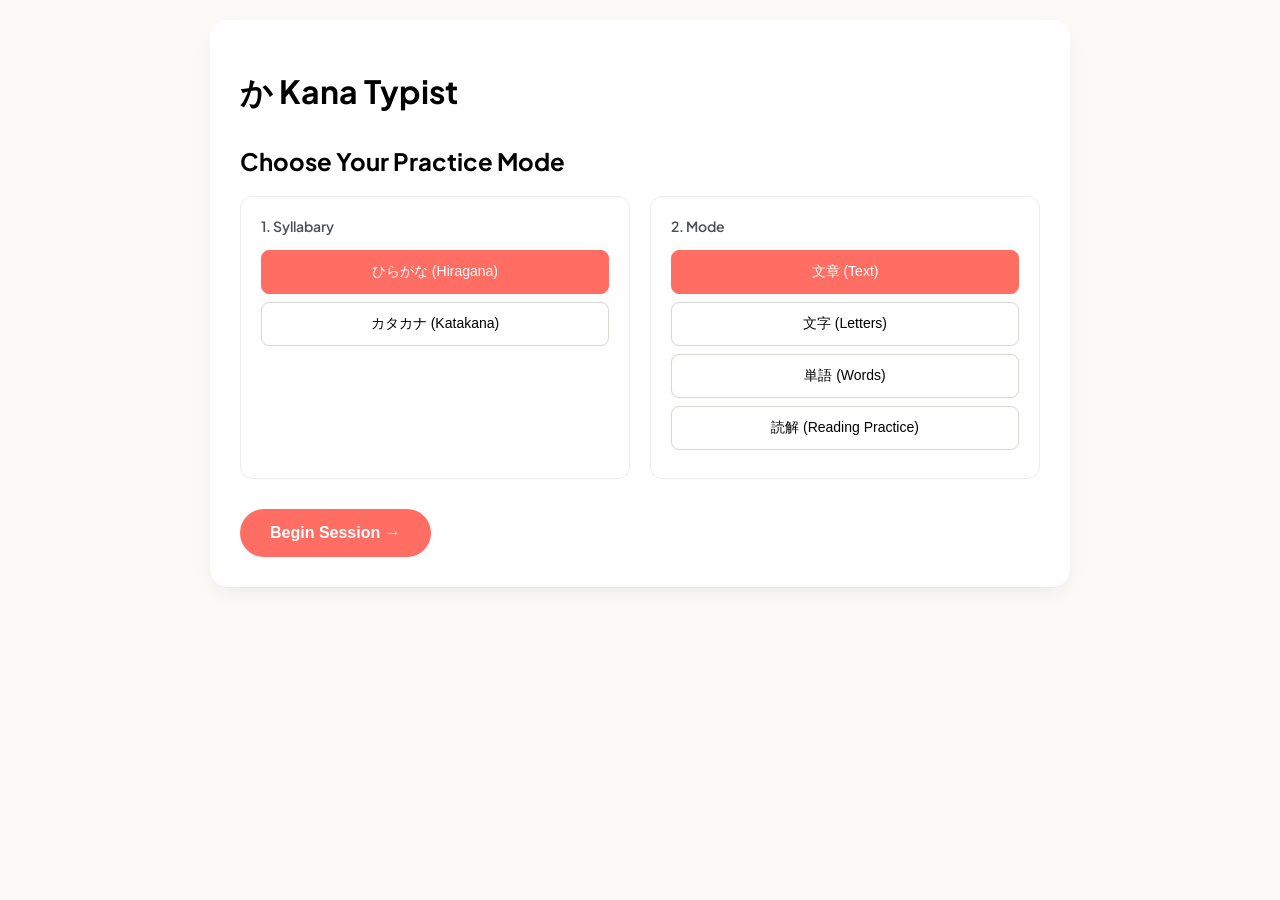
<file: index-fixed.html>
<!DOCTYPE html>
<html lang="en">
<head>
<meta charset="UTF-8" />
<meta name="viewport" content="width=device-width, initial-scale=1.0, maximum-scale=1.0, user-scalable=no" />
<title>Kana Typist — Japanese Typing Trainer (Updated: 2025-04-28)</title>
<link rel="preconnect" href="https://fonts.googleapis.com">
<link rel="preconnect" href="https://fonts.gstatic.com" crossorigin>
<link href="https://fonts.googleapis.com/css2?family=Plus+Jakarta+Sans:wght@400;500;600;700;800&family=Zen+Maru+Gothic:wght@400;500;700&family=JetBrains+Mono:wght@400;500;600&display=swap" rel="stylesheet">
<style>
  body {
    font-family: "Plus Jakarta Sans", -apple-system, "Segoe UI Variable Display", "Segoe UI", system-ui, sans-serif;
    background: #fbfaf6;
    margin: 0;
    padding: 20px;
  }
  .container {
    max-width: 800px;
    margin: 0 auto;
    background: white;
    border-radius: 18px;
    padding: 30px;
    box-shadow: 0 8px 24px -8px rgba(20,16,12,.10), 0 1px 0 rgba(20,16,12,.02);
  }
  .options {
    display: grid;
    grid-template-columns: 1fr 1fr;
    gap: 20px;
    margin-bottom: 30px;
  }
  .option-group {
    border: 1px solid #ececea;
    border-radius: 12px;
    padding: 20px;
  }
  .option-group h3 {
    margin: 0 0 15px;
    font-size: 14px;
    font-weight: 600;
    color: #4b5159;
  }
  .option {
    display: block;
    width: 100%;
    padding: 12px;
    margin: 8px 0;
    border: 1px solid #d8d6d0;
    border-radius: 8px;
    background: white;
    cursor: pointer;
    font-size: 14px;
    transition: all 0.2s ease;
  }
  .option:hover {
    background: #f7f4ee;
    border-color: #ff6d63;
  }
  .option.selected {
    background: #ff6d63;
    color: white;
    border-color: #ff6d63;
  }
  .start-btn {
    background: #ff6d63;
    color: white;
    border: none;
    padding: 15px 30px;
    border-radius: 25px;
    font-size: 16px;
    font-weight: 600;
    cursor: pointer;
    transition: all 0.2s ease;
  }
  .start-btn:hover {
    background: #ec5347;
    transform: translateY(-2px);
  }
  .content {
    display: none;
    margin-top: 30px;
  }
  .content.active {
    display: block;
  }
  .reading-content {
    text-align: center;
    padding: 30px;
  }
  .sentence {
    font-family: "Zen Maru Gothic", "Hiragino Maru Gothic ProN", "Hiragino Sans", "Yu Gothic UI", system-ui, sans-serif;
    font-size: 28px;
    line-height: 2;
    margin-bottom: 20px;
  }
  .controls {
    display: flex;
    gap: 10px;
    justify-content: center;
    margin-bottom: 20px;
  }
  .toggle-btn {
    padding: 8px 16px;
    border: 1px solid #d8d6d0;
    background: white;
    border-radius: 6px;
    cursor: pointer;
    font-size: 12px;
  }
  .toggle-btn.active {
    background: #ff6d63;
    color: white;
  }
  .translation {
    font-style: italic;
    color: #4b5159;
    margin-top: 15px;
    padding: 15px;
    background: #f7f4ee;
    border-radius: 8px;
  }
</style>
</head>
<body>
<div class="container">
  <h1>か Kana Typist</h1>
  
  <div id="setup-screen" class="content active">
    <h2>Choose Your Practice Mode</h2>
    
    <div class="options">
      <div class="option-group">
        <h3>1. Syllabary</h3>
        <button class="option selected" data-alphabet="hiragana">ひらがな (Hiragana)</button>
        <button class="option" data-alphabet="katakana">カタカナ (Katakana)</button>
      </div>
      
      <div class="option-group">
        <h3>2. Mode</h3>
        <button class="option selected" data-mode="text">文章 (Text)</button>
        <button class="option" data-mode="letters">文字 (Letters)</button>
        <button class="option" data-mode="words">単語 (Words)</button>
        <button class="option" data-mode="reading">読解 (Reading Practice)</button>
      </div>
    </div>
    
    <button class="start-btn" onclick="startSession()">Begin Session →</button>
  </div>
  
  <div id="reading-screen" class="content">
    <div class="reading-content">
      <div class="sentence" id="sentence">私は学生です。</div>
      
      <div class="controls">
        <button class="toggle-btn active" id="romaji-toggle">ローマ字: ON</button>
        <button class="toggle-btn" id="translation-toggle">英語: OFF</button>
      </div>
      
      <div class="translation" id="translation" style="display: none;">
        I am a student.
      </div>
      
      <div style="margin-top: 30px;">
        <button class="toggle-btn" onclick="previousSentence()">← Previous</button>
        <button class="toggle-btn" onclick="nextSentence()">Next →</button>
        <button class="toggle-btn" onclick="backToSetup()">Back to Setup</button>
      </div>
    </div>
  </div>
</div>

<script>
// Simple state management
let currentAlphabet = 'hiragana';
let currentMode = 'text';
let romajiVisible = true;
let translationVisible = false;

// Reading sentences
const sentences = [
  {
    japanese: '私は学生です。',
    romaji: 'watashi wa gakusei desu.',
    translation: 'I am a student.'
  },
  {
    japanese: 'これは本です。',
    romaji: 'kore wa hon desu.',
    translation: 'This is a book.'
  },
  {
    japanese: '日本語を勉強します。',
    romaji: 'nihongo o benkyou shimasu.',
    translation: 'I study Japanese.'
  }
];

let currentSentenceIndex = 0;

// Mode selection
document.querySelectorAll('[data-alphabet]').forEach(btn => {
  btn.addEventListener('click', () => {
    document.querySelectorAll('[data-alphabet]').forEach(b => b.classList.remove('selected'));
    btn.classList.add('selected');
    currentAlphabet = btn.dataset.alphabet;
  });
});

document.querySelectorAll('[data-mode]').forEach(btn => {
  btn.addEventListener('click', () => {
    document.querySelectorAll('[data-mode]').forEach(b => b.classList.remove('selected'));
    btn.classList.add('selected');
    currentMode = btn.dataset.mode;
  });
});

// Romaji toggle
document.getElementById('romaji-toggle').addEventListener('click', () => {
  romajiVisible = !romajiVisible;
  const btn = document.getElementById('romaji-toggle');
  btn.textContent = romajiVisible ? 'ローマ字: ON' : 'ローマ字: OFF';
  btn.classList.toggle('active', romajiVisible);
});

// Translation toggle
document.getElementById('translation-toggle').addEventListener('click', () => {
  translationVisible = !translationVisible;
  const btn = document.getElementById('translation-toggle');
  btn.textContent = translationVisible ? '英語: ON' : '英語: OFF';
  btn.classList.toggle('active', translationVisible);
  document.getElementById('translation').style.display = translationVisible ? 'block' : 'none';
});

// Navigation
function previousSentence() {
  if (currentSentenceIndex > 0) {
    currentSentenceIndex--;
    updateSentence();
  }
}

function nextSentence() {
  if (currentSentenceIndex < sentences.length - 1) {
    currentSentenceIndex++;
    updateSentence();
  }
}

function updateSentence() {
  const sentence = sentences[currentSentenceIndex];
  document.getElementById('sentence').textContent = sentence.japanese;
  document.getElementById('translation').textContent = sentence.translation;
}

function backToSetup() {
  document.getElementById('setup-screen').classList.add('active');
  document.getElementById('reading-screen').classList.remove('active');
}

// Start session
function startSession() {
  if (currentMode === 'reading') {
    document.getElementById('setup-screen').classList.remove('active');
    document.getElementById('reading-screen').classList.add('active');
    updateSentence();
  } else {
    alert('Starting ' + currentMode + ' typing session...');
  }
}

// Initialize
updateSentence();
</script>
</body>
</html>
</file>
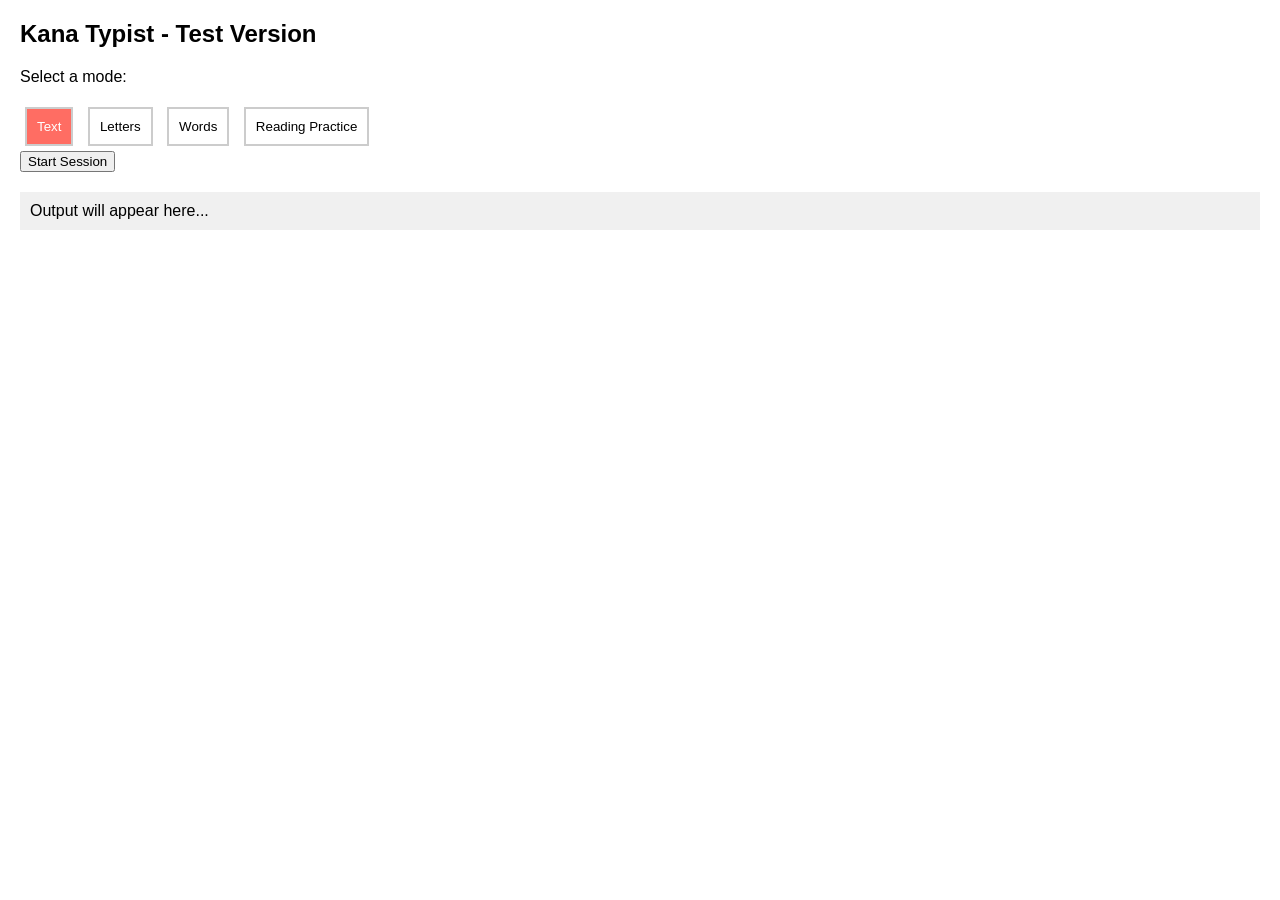
<file: test-minimal.html>
<!DOCTYPE html>
<html lang="en">
<head>
<meta charset="UTF-8" />
<meta name="viewport" content="width=device-width, initial-scale=1.0" />
<title>Kana Typist Test</title>
<style>
body { font-family: Arial, sans-serif; margin: 20px; }
.option { 
  padding: 10px; 
  margin: 5px; 
  border: 2px solid #ccc; 
  cursor: pointer; 
  background: white;
}
.option.active { background: #ff6d63; color: white; }
#test-output { margin-top: 20px; padding: 10px; background: #f0f0f0; }
</style>
</head>
<body>
<h2>Kana Typist - Test Version</h2>
<p>Select a mode:</p>

<div id="modeOptions">
  <button class="option active" data-value="text">Text</button>
  <button class="option" data-value="letters">Letters</button>
  <button class="option" data-value="words">Words</button>
  <button class="option" data-value="reading">Reading Practice</button>
</div>

<button onclick="startSession()">Start Session</button>

<div id="test-output">Output will appear here...</div>

<script>
let selectedMode = 'text';

// Mode selection
document.querySelectorAll('#modeOptions .option').forEach(btn => {
  btn.addEventListener('click', () => {
    document.querySelectorAll('#modeOptions .option').forEach(b => b.classList.remove('active'));
    btn.classList.add('active');
    selectedMode = btn.dataset.value;
    updateOutput('Selected mode: ' + selectedMode);
  });
});

function startSession() {
  updateOutput('Starting session with mode: ' + selectedMode);
  
  if (selectedMode === 'reading') {
    updateOutput('READING PRACTICE MODE ACTIVATED!');
    // Test Reading Practice functionality
    testReadingPractice();
  } else {
    updateOutput('Starting ' + selectedMode + ' typing session...');
  }
}

function testReadingPractice() {
  updateOutput('✅ Reading Practice mode is working!');
  updateOutput('✅ Japanese sentences would appear here');
  updateOutput('✅ Romaji and translation toggles would work');
  updateOutput('✅ Grammar tooltips would appear on hover');
}

function updateOutput(message) {
  const output = document.getElementById('test-output');
  output.innerHTML += '<br>' + message;
  console.log(message);
}
</script>
</body>
</html>
</file>
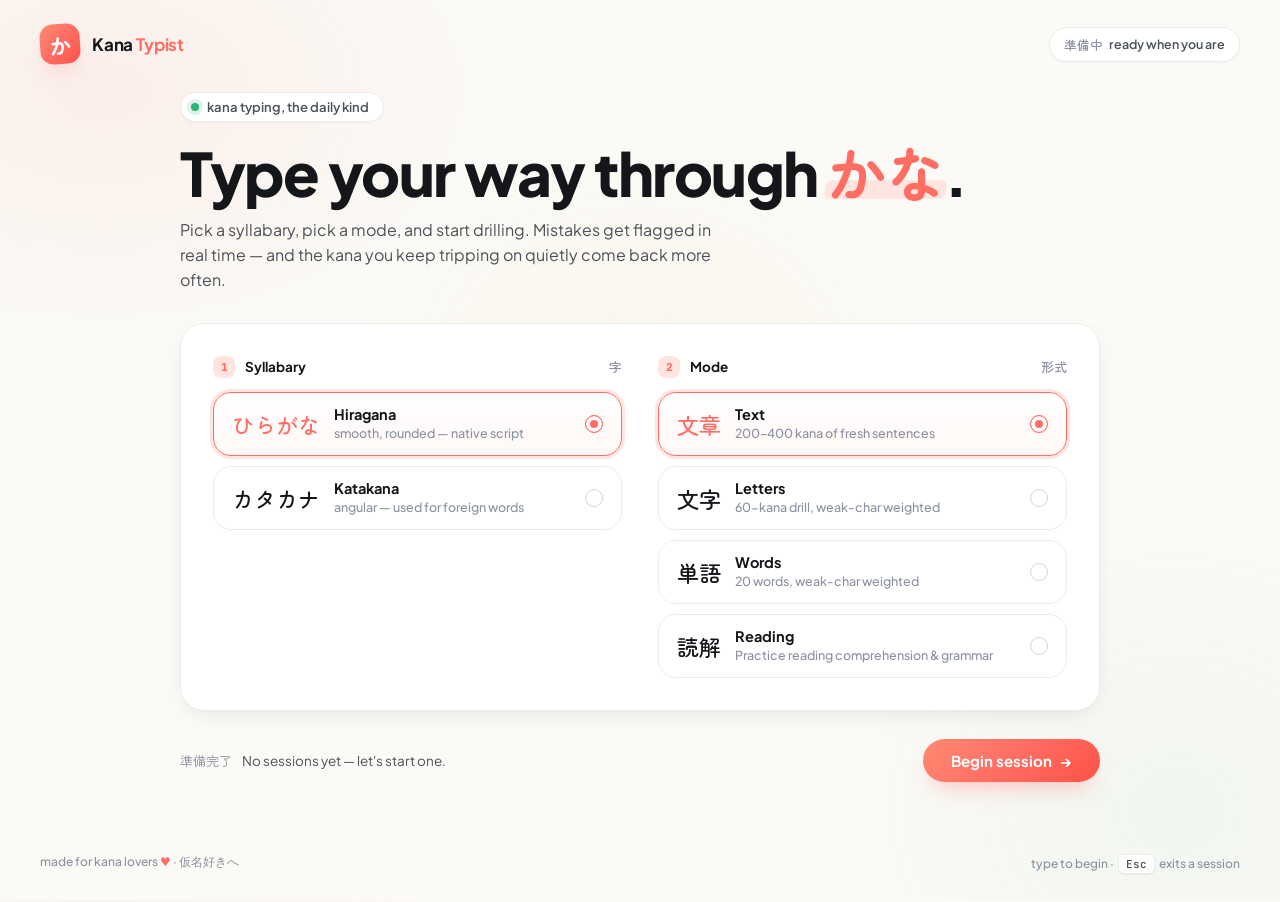
<file: frontend/public/typing.html>
<!DOCTYPE html>
<html lang="en">
<head>
<meta charset="UTF-8" />
<meta name="viewport" content="width=device-width, initial-scale=1.0, maximum-scale=1.0, user-scalable=no" />
<title>Kana Typist — Japanese Typing Trainer</title>
<link rel="preconnect" href="https://fonts.googleapis.com">
<link rel="preconnect" href="https://fonts.gstatic.com" crossorigin>
<link href="https://fonts.googleapis.com/css2?family=Plus+Jakarta+Sans:wght@400;500;600;700;800&family=Zen+Maru+Gothic:wght@400;500;700&family=JetBrains+Mono:wght@400;500;600&display=swap" rel="stylesheet">
<style>
  /* =============================================================
     Kana Typist — Fresh, modern Japanese typing trainer.
     Friendly app-like UI: warm coral + sage + honey on cream.
     ============================================================= */
  :root {
    --bg: #fbfaf6;
    --bg-tint-1: rgba(255, 109, 99, 0.08);
    --bg-tint-2: rgba(120, 195, 168, 0.07);
    --bg-tint-3: rgba(255, 199, 107, 0.06);
    --card: #ffffff;
    --card-soft: #f7f4ee;
    --ink: #14161a;
    --ink-soft: #4b5159;
    --muted: #8b91a0;
    --line: #ececea;
    --line-strong: #d8d6d0;
    --accent: #ff6d63;
    --accent-strong: #ec5347;
    --accent-soft: #ffe4e0;
    --accent-grad: linear-gradient(135deg, #ff8a73 0%, #ff6d63 50%, #ff5247 100%);
    --mint: #2bb673;
    --mint-soft: #d8f3e3;
    --honey: #f4a83a;
    --honey-soft: #ffeed1;
    --error: #e54b3a;
    --error-soft: #ffe1dc;
    --shadow-xs: 0 1px 2px rgba(20,16,12,.04);
    --shadow-sm: 0 2px 6px -1px rgba(20,16,12,.06), 0 1px 0 rgba(20,16,12,.02);
    --shadow-md: 0 8px 24px -8px rgba(20,16,12,.10), 0 1px 0 rgba(20,16,12,.02);
    --shadow-lg: 0 24px 60px -18px rgba(20,16,12,.18), 0 2px 0 rgba(20,16,12,.04);
    --shadow-pop: 0 12px 24px -10px rgba(255,109,99,.45), 0 1px 0 rgba(20,16,12,.04);
    --radius-xs: 8px;
    --radius-sm: 12px;
    --radius: 18px;
    --radius-lg: 24px;
    --radius-xl: 32px;
    --font-jp: "Zen Maru Gothic", "Hiragino Maru Gothic ProN", "Hiragino Sans", "Yu Gothic UI", system-ui, sans-serif;
    --font-ui: "Plus Jakarta Sans", -apple-system, "Segoe UI Variable Display", "Segoe UI", system-ui, sans-serif;
    --font-mono: "JetBrains Mono", "SF Mono", "Menlo", monospace;
    --bezier: cubic-bezier(0.22, 1, 0.36, 1);
    --bezier-pop: cubic-bezier(0.34, 1.56, 0.64, 1);
  }

  * { box-sizing: border-box; -webkit-tap-highlight-color: transparent; }
  html, body { height: 100%; }
  body {
    margin: 0;
    font-family: var(--font-ui);
    color: var(--ink);
    background: var(--bg);
    background-image:
      radial-gradient(ellipse 600px 380px at 8% 10%, var(--bg-tint-1), transparent 65%),
      radial-gradient(ellipse 520px 460px at 92% 90%, var(--bg-tint-2), transparent 65%),
      radial-gradient(ellipse 420px 320px at 50% 40%, var(--bg-tint-3), transparent 70%);
    -webkit-font-smoothing: antialiased;
    text-rendering: optimizeLegibility;
    overflow-x: hidden;
  }

  .app { position: relative; z-index: 1; min-height: 100%; display: flex; flex-direction: column; }

  /* =========================== Header =========================== */
  .header {
    display: flex;
    align-items: center;
    justify-content: space-between;
    padding: 24px 40px 12px;
    gap: 24px;
  }
  .brand { display: flex; align-items: center; gap: 12px; cursor: default; }
  .brand .mark {
    width: 40px; height: 40px;
    border-radius: 13px;
    background: var(--accent-grad);
    color: #fff;
    font-family: var(--font-jp);
    font-weight: 700;
    font-size: 22px;
    display: grid;
    place-items: center;
    line-height: 1;
    box-shadow: var(--shadow-pop);
    transform: rotate(-4deg);
    transition: transform .35s var(--bezier-pop);
  }
  .brand:hover .mark { transform: rotate(3deg) scale(1.06); }
  .brand .name { font-size: 17px; font-weight: 700; letter-spacing: -.01em; color: var(--ink); }
  .brand .name span { color: var(--accent); }

  .header .meta { display: flex; gap: 10px; align-items: center; flex-wrap: wrap; }
  .header .pill {
    padding: 7px 14px;
    background: #fff;
    border: 1px solid var(--line);
    border-radius: 999px;
    font-weight: 600;
    font-size: 12.5px;
    color: var(--ink-soft);
    box-shadow: var(--shadow-xs);
    display: inline-flex; align-items: center; gap: 6px;
  }
  .header .pill b { color: var(--accent); font-weight: 800; }
  .header .pill .ja-mini { font-family: var(--font-jp); color: var(--muted); font-weight: 500; }

  /* =========================== Main =========================== */
  main {
    flex: 1;
    display: flex;
    align-items: center;
    justify-content: center;
    padding: 16px 40px 56px;
  }
  .stage { width: 100%; max-width: 920px; }

  .screen { display: none; animation: fadeUp .5s var(--bezier) both; }
  .screen.active { display: block; }
  @keyframes fadeUp { from { opacity: 0; transform: translateY(14px); } to { opacity: 1; transform: translateY(0); } }

  /* =========================== Setup screen =========================== */
  .setup-hero { margin-bottom: 30px; }
  .setup-hero .eyebrow {
    display: inline-flex;
    align-items: center;
    gap: 8px;
    padding: 6px 14px 6px 10px;
    background: #fff;
    border: 1px solid var(--line);
    border-radius: 999px;
    font-size: 13px;
    font-weight: 600;
    color: var(--ink-soft);
    box-shadow: var(--shadow-xs);
    margin-bottom: 18px;
  }
  .setup-hero .eyebrow .dot {
    width: 8px; height: 8px; border-radius: 50%;
    background: var(--mint); box-shadow: 0 0 0 4px rgba(43,182,115,.16);
    animation: blink 2.4s ease-in-out infinite;
  }
  @keyframes blink { 0%,100%{opacity:1} 50%{opacity:.5} }
  .setup-hero h1 {
    margin: 0 0 14px;
    font-size: clamp(38px, 5.6vw, 60px);
    font-weight: 800;
    letter-spacing: -.025em;
    line-height: 1.04;
    color: var(--ink);
  }
  .setup-hero h1 .accent {
    color: var(--accent);
    position: relative;
    display: inline-block;
    font-family: var(--font-jp);
    font-weight: 700;
  }
  .setup-hero h1 .accent::after {
    content: ""; position: absolute; left: -2px; right: -2px; bottom: 6%;
    height: 30%; background: var(--accent-soft); z-index: -1; border-radius: 6px;
    transform: skewX(-8deg);
  }
  .setup-hero p {
    margin: 0;
    color: var(--ink-soft);
    max-width: 560px;
    line-height: 1.55;
    font-size: 16px;
  }

  .card {
    background: var(--card);
    border: 1px solid var(--line);
    border-radius: var(--radius-lg);
    box-shadow: var(--shadow-md);
  }

  .panel {
    padding: 28px;
    display: grid;
    grid-template-columns: 1fr;
    gap: 28px;
  }
  @media (min-width: 720px) {
    .panel { grid-template-columns: 1fr 1fr; gap: 36px; padding: 32px; }
  }

  .field-label {
    display: flex;
    align-items: center;
    gap: 10px;
    font-size: 13.5px;
    font-weight: 700;
    color: var(--ink);
    margin-bottom: 14px;
  }
  .field-label .num {
    width: 22px; height: 22px;
    border-radius: 8px;
    background: var(--accent-soft);
    color: var(--accent);
    font-size: 11px;
    font-weight: 800;
    display: grid; place-items: center;
    font-family: var(--font-mono);
  }
  .field-label .ja-mini {
    font-family: var(--font-jp);
    font-size: 13px;
    color: var(--muted);
    font-weight: 500;
    margin-left: auto;
  }

  .options { display: flex; flex-direction: column; gap: 10px; }
  .option {
    position: relative;
    appearance: none;
    width: 100%;
    text-align: left;
    display: flex;
    align-items: center;
    justify-content: space-between;
    gap: 14px;
    padding: 14px 18px;
    border: 1.5px solid var(--line);
    border-radius: var(--radius);
    background: #fff;
    cursor: pointer;
    transition: transform .25s var(--bezier-pop), border-color .2s ease, background-color .2s ease, box-shadow .25s ease;
    font-family: inherit;
    color: var(--ink);
  }
  .option:hover { border-color: var(--line-strong); transform: translateY(-1px); box-shadow: var(--shadow-sm); }
  .option:active { transform: translateY(0) scale(.99); }
  .option .label { display: flex; align-items: center; gap: 14px; min-width: 0; }
  .option .ja {
    font-family: var(--font-jp);
    font-size: 22px;
    font-weight: 500;
    color: var(--ink);
    line-height: 1;
    flex-shrink: 0;
  }
  .option .meta { display: flex; flex-direction: column; gap: 3px; min-width: 0; }
  .option .en { font-size: 14.5px; font-weight: 700; line-height: 1.1; }
  .option .desc { font-size: 12.5px; color: var(--muted); font-weight: 500; line-height: 1.2; }
  .option .hint {
    font-size: 10px;
    letter-spacing: .12em;
    text-transform: uppercase;
    font-weight: 800;
    color: var(--accent);
    background: var(--accent-soft);
    padding: 5px 10px;
    border-radius: 999px;
  }
  .option .dot {
    width: 18px; height: 18px;
    border-radius: 50%;
    border: 1.5px solid var(--line-strong);
    background: #fff;
    transition: all .25s var(--bezier-pop);
    flex-shrink: 0;
  }
  .option[aria-checked="true"] {
    border-color: var(--accent);
    background: linear-gradient(180deg, #fff, #fff8f6);
    box-shadow: 0 0 0 3px var(--accent-soft), var(--shadow-sm);
  }
  .option[aria-checked="true"] .dot {
    background: var(--accent);
    border-color: var(--accent);
    box-shadow: inset 0 0 0 4px #fff;
  }
  .option[aria-checked="true"] .ja { color: var(--accent); }
  .option.disabled { opacity: .55; cursor: not-allowed; }
  .option.disabled:hover { transform: none; box-shadow: none; }

  .start-row {
    margin-top: 28px;
    display: flex;
    align-items: center;
    justify-content: space-between;
    gap: 16px;
    flex-wrap: wrap;
  }
  .stats-mini {
    font-size: 13.5px;
    color: var(--ink-soft);
    display: flex; align-items: center; gap: 10px;
    flex-wrap: wrap;
  }
  .stats-mini b { color: var(--ink); font-weight: 700; }
  .stats-mini .sep { color: var(--line-strong); }
  .stats-mini .ja-mini { font-family: var(--font-jp); color: var(--muted); font-size: 13px; }

  /* Buttons */
  .btn {
    appearance: none;
    border: none;
    background: var(--ink);
    color: #fff;
    font-family: var(--font-ui);
    font-weight: 600;
    font-size: 15px;
    padding: 13px 24px;
    border-radius: 999px;
    cursor: pointer;
    transition: transform .25s var(--bezier-pop), background-color .25s ease, box-shadow .25s ease;
    display: inline-flex;
    align-items: center;
    gap: 8px;
    box-shadow: var(--shadow-sm);
    line-height: 1;
  }
  .btn:hover { transform: translateY(-2px) scale(1.02); box-shadow: var(--shadow-md); }
  .btn:active { transform: translateY(0) scale(.98); }
  .btn--ghost {
    background: #fff;
    color: var(--ink);
    border: 1.5px solid var(--line);
    box-shadow: var(--shadow-xs);
  }
  .btn--ghost:hover { background: #fff; border-color: var(--ink-soft); box-shadow: var(--shadow-sm); }
  .btn--accent {
    background: var(--accent-grad);
    color: #fff;
    box-shadow: var(--shadow-pop);
    font-weight: 700;
    padding: 14px 28px;
  }
  .btn--accent:hover { box-shadow: 0 16px 28px -8px rgba(255,109,99,.55), var(--shadow-md); }
  .btn .arrow { transition: transform .3s var(--bezier-pop); }
  .btn:hover .arrow { transform: translateX(4px); }

  /* =========================== Typing screen =========================== */
  .topbar {
    display: flex;
    align-items: center;
    justify-content: space-between;
    margin-bottom: 18px;
    gap: 16px;
    flex-wrap: wrap;
  }
  .crumbs {
    display: inline-flex;
    align-items: center;
    gap: 8px;
    padding: 7px 14px;
    background: #fff;
    border: 1px solid var(--line);
    border-radius: 999px;
    font-size: 12.5px;
    font-weight: 600;
    color: var(--ink-soft);
    box-shadow: var(--shadow-xs);
  }
  .crumbs .sep { color: var(--line-strong); margin: 0 2px; }
  .crumbs .cur { color: var(--accent); font-weight: 700; }

  .meters { display: flex; gap: 6px; align-items: center; flex-wrap: wrap; }
  .meter {
    display: inline-flex;
    align-items: baseline;
    gap: 5px;
    padding: 7px 12px;
    background: #fff;
    border: 1px solid var(--line);
    border-radius: 999px;
    box-shadow: var(--shadow-xs);
  }
  .meter .num {
    font-family: var(--font-mono);
    font-size: 14px;
    font-weight: 600;
    color: var(--ink);
    font-variant-numeric: tabular-nums;
  }
  .meter .lbl {
    font-size: 10.5px;
    font-weight: 700;
    letter-spacing: .04em;
    color: var(--muted);
    text-transform: uppercase;
  }
  .meter.acc .num { color: var(--mint); }
  .meter.err .num { color: var(--accent); }

  .progress-track {
    height: 6px;
    background: #fff;
    border: 1px solid var(--line);
    border-radius: 999px;
    margin-bottom: 18px;
    overflow: hidden;
    box-shadow: var(--shadow-xs);
  }
  .progress-fill {
    height: 100%;
    background: var(--accent-grad);
    width: 0%;
    border-radius: 999px;
    transition: width .25s var(--bezier);
  }

  .typing-card {
    padding: 36px 40px 24px;
    position: relative;
    border-radius: var(--radius-lg);
  }

  .text-box {
    font-family: var(--font-jp);
    font-size: clamp(22px, 2.7vw, 30px);
    line-height: 2.1;
    letter-spacing: .04em;
    color: var(--ink);
    font-weight: 500;
    word-break: break-all;
    max-height: 56vh;
    overflow-y: auto;
    padding-right: 6px;
  }
  .text-box::-webkit-scrollbar { width: 6px; }
  .text-box::-webkit-scrollbar-thumb { background: var(--line-strong); border-radius: 3px; }

  /* Letters mode */
  .text-box.letters-mode {
    font-size: clamp(30px, 3.6vw, 42px);
    line-height: 2.0;
    letter-spacing: .14em;
    text-align: center;
    word-break: keep-all;
    padding: 8px 0;
  }
  .text-box.letters-mode .ch { padding: 0 4px; }
  .text-box.letters-mode .ch.cur { padding: 0 6px; }

  /* Words mode — chip cards */
  .text-box.words-mode {
    font-size: clamp(22px, 2.5vw, 28px);
    line-height: 1.5;
    text-align: center;
    word-break: keep-all;
    padding: 12px 0;
    letter-spacing: .02em;
  }
  .text-box.words-mode .word {
    display: inline-block;
    padding: 10px 16px;
    margin: 6px;
    background: #fff;
    border: 1.5px solid var(--line);
    border-radius: var(--radius);
    transition: all .35s var(--bezier-pop);
  }
  .text-box.words-mode .word.is-current {
    border-color: var(--accent);
    background: linear-gradient(180deg, #fff, #fff5f3);
    transform: translateY(-2px) scale(1.04);
    box-shadow: var(--shadow-pop);
  }
  .text-box.words-mode .word.is-done {
    border-color: var(--mint-soft);
    background: var(--mint-soft);
  }
  .text-box.words-mode .word.is-done .ch.done { color: var(--mint); }

  .ch { transition: color .15s ease, background-color .15s ease; display: inline-block; }
  .ch.done { color: var(--mint); }
  .ch.cur {
    color: var(--accent);
    background: linear-gradient(180deg, transparent 60%, var(--accent-soft) 60%);
    border-radius: 3px;
  }
  .ch.err {
    color: var(--error);
    background: var(--error-soft);
    border-radius: 3px;
  }
  .ch.punct { color: var(--muted); }

  .romaji-strip {
    margin-top: 22px;
    padding: 14px 18px;
    background: var(--card-soft);
    border-radius: var(--radius);
    display: flex;
    align-items: center;
    justify-content: space-between;
    gap: 16px;
    flex-wrap: wrap;
  }
  .roma-target {
    font-family: var(--font-mono);
    font-size: 18px;
    letter-spacing: .12em;
    color: var(--ink-soft);
    font-weight: 600;
    display: flex; align-items: baseline; gap: 14px;
  }
  .roma-target .typed { color: var(--mint); }
  .roma-target .pending { color: var(--muted); font-weight: 500; }
  .roma-target .typed.err {
    color: var(--error); background: var(--error-soft);
    padding: 1px 4px; border-radius: 4px;
  }
  .roma-target .ja-hint {
    font-family: var(--font-jp);
    font-size: 22px;
    font-weight: 500;
    color: var(--ink);
    letter-spacing: 0;
  }
  .roma-hint {
    font-size: 11.5px;
    font-weight: 600;
    color: var(--muted);
    display: inline-flex;
    align-items: center;
    gap: 6px;
  }

  .typing-actions {
    margin-top: 18px;
    display: flex;
    gap: 10px;
    justify-content: flex-end;
    flex-wrap: wrap;
  }

  .hidden-input { position: absolute; opacity: 0; pointer-events: none; width: 1px; height: 1px; }

  @keyframes shake {
    0%, 100% { transform: translateX(0); }
    25% { transform: translateX(-4px); }
    75% { transform: translateX(4px); }
  }
  .shake { animation: shake .22s ease both; }

  /* =========================== Stats screen =========================== */
  .stats-card { padding: 36px 40px; text-align: left; border-radius: var(--radius-xl); }
  .stats-eyebrow {
    display: inline-flex;
    align-items: center;
    gap: 8px;
    padding: 6px 14px 6px 10px;
    background: var(--mint-soft);
    color: var(--mint);
    border-radius: 999px;
    font-size: 12.5px;
    font-weight: 700;
    margin-bottom: 12px;
  }
  .stats-eyebrow .dot { width: 8px; height: 8px; border-radius: 50%; background: var(--mint); }
  .stats-title {
    font-family: var(--font-jp);
    font-size: clamp(34px, 4.4vw, 48px);
    margin: 0 0 6px;
    font-weight: 700;
    letter-spacing: -.01em;
    line-height: 1.1;
  }
  .stats-title .en {
    display: block;
    font-family: var(--font-ui);
    font-style: normal;
    font-weight: 500;
    font-size: 16px;
    color: var(--ink-soft);
    margin-top: 6px;
  }

  .stats-grid {
    display: grid;
    grid-template-columns: repeat(3, 1fr);
    gap: 14px;
    margin: 28px 0 8px;
  }
  @media (max-width: 600px) { .stats-grid { grid-template-columns: 1fr; } }
  .stat-box {
    background: #fff;
    border: 1.5px solid var(--line);
    border-radius: var(--radius);
    padding: 22px 22px 18px;
    transition: transform .3s var(--bezier-pop), box-shadow .3s ease;
    position: relative;
    overflow: hidden;
  }
  .stat-box:hover { transform: translateY(-2px); box-shadow: var(--shadow-md); }
  .stat-box::before {
    content: ""; position: absolute; right: -30px; top: -30px;
    width: 90px; height: 90px; border-radius: 50%;
    background: currentColor; opacity: .07;
  }
  .stat-box .num {
    font-family: var(--font-ui);
    font-size: 44px;
    font-weight: 800;
    font-variant-numeric: tabular-nums;
    color: var(--ink);
    letter-spacing: -.025em;
    line-height: 1;
  }
  .stat-box .unit {
    font-family: var(--font-ui);
    font-size: 14px;
    font-weight: 700;
    color: var(--muted);
    margin-left: 4px;
  }
  .stat-box .lbl {
    margin-top: 10px;
    font-size: 12.5px;
    font-weight: 700;
    color: var(--ink-soft);
    display: flex; align-items: center; gap: 6px;
  }
  .stat-box .lbl .ja-mini { font-family: var(--font-jp); color: var(--muted); font-size: 12.5px; font-weight: 500; }
  .stat-box.accent { color: var(--accent); }
  .stat-box.accent .num { color: var(--accent); }
  .stat-box.green { color: var(--mint); }
  .stat-box.green .num { color: var(--mint); }
  .stat-box.error { color: var(--honey); }
  .stat-box.error .num { color: var(--honey); }

  .weakness {
    margin-top: 22px;
    padding: 22px;
    background: var(--card-soft);
    border-radius: var(--radius);
  }
  .weakness h3 {
    margin: 0 0 14px;
    font-size: 13.5px;
    font-weight: 700;
    color: var(--ink);
    display: flex; align-items: center; gap: 8px;
  }
  .weakness h3 .ja-mini { color: var(--muted); font-family: var(--font-jp); font-weight: 500; font-size: 13px; }

  .weak-list { display: flex; flex-wrap: wrap; gap: 8px; }
  .weak-chip {
    display: inline-flex;
    align-items: baseline;
    gap: 6px;
    padding: 8px 14px;
    background: #fff;
    border: 1px solid var(--line);
    color: var(--ink);
    border-radius: 999px;
    font-size: 13px;
    font-weight: 600;
    transition: transform .25s var(--bezier-pop), box-shadow .25s ease;
  }
  .weak-chip:hover { transform: translateY(-2px); box-shadow: var(--shadow-sm); }
  .weak-chip .ja { font-family: var(--font-jp); font-size: 19px; color: var(--accent); font-weight: 700; }
  .weak-chip .ro { font-family: var(--font-mono); font-size: 11px; color: var(--muted); font-weight: 500; }
  .weak-chip .count { font-family: var(--font-mono); font-size: 11px; color: var(--accent); font-weight: 700; }
  .weak-empty { font-size: 14px; color: var(--muted); }

  /* =========================== Reading Practice screen =========================== */
  .reading-card {
    padding: 36px 40px;
    border-radius: var(--radius-lg);
  }

  .reading-controls {
    display: flex;
    gap: 12px;
    margin-bottom: 24px;
    flex-wrap: wrap;
    align-items: center;
  }

  .reading-controls .toggle-group {
    display: inline-flex;
    background: #fff;
    border: 1.5px solid var(--line);
    border-radius: var(--radius);
    overflow: hidden;
    box-shadow: var(--shadow-xs);
  }

  .reading-controls .toggle-btn {
    appearance: none;
    border: none;
    background: transparent;
    padding: 8px 14px;
    font-family: var(--font-ui);
    font-size: 12.5px;
    font-weight: 600;
    color: var(--ink-soft);
    cursor: pointer;
    transition: all .2s ease;
    border-right: 1px solid var(--line);
    display: flex;
    align-items: center;
    gap: 6px;
  }

  .reading-controls .toggle-btn:last-child {
    border-right: none;
  }

  .reading-controls .toggle-btn.active {
    background: var(--accent-soft);
    color: var(--accent);
  }

  .reading-controls .toggle-btn:hover:not(.active) {
    background: var(--card-soft);
  }

  .difficulty-selector {
    display: flex;
    gap: 8px;
    align-items: center;
    margin-left: auto;
  }

  .difficulty-selector .label {
    font-size: 12.5px;
    font-weight: 600;
    color: var(--ink-soft);
  }

  .difficulty-btn {
    appearance: none;
    border: 1px solid var(--line);
    background: #fff;
    padding: 6px 12px;
    border-radius: var(--radius-xs);
    font-family: var(--font-ui);
    font-size: 11.5px;
    font-weight: 600;
    color: var(--ink-soft);
    cursor: pointer;
    transition: all .2s ease;
  }

  .difficulty-btn.active {
    background: var(--mint-soft);
    color: var(--mint);
    border-color: var(--mint);
  }

  .difficulty-btn:hover:not(.active) {
    background: var(--card-soft);
  }

  .sentence-container {
    background: var(--card);
    border: 1.5px solid var(--line);
    border-radius: var(--radius-lg);
    padding: 32px;
    margin-bottom: 24px;
    box-shadow: var(--shadow-sm);
  }

  .sentence-text {
    font-family: var(--font-jp);
    font-size: clamp(24px, 3.2vw, 32px);
    line-height: 2.0;
    letter-spacing: 0.08em;
    color: var(--ink);
    margin-bottom: 16px;
    text-align: center;
  }

  .sentence-word {
    display: inline-block;
    position: relative;
    margin: 0 2px;
    padding: 2px 4px;
    border-radius: 6px;
    transition: all .25s var(--bezier-pop);
    cursor: pointer;
  }

  .sentence-word:hover {
    background: var(--accent-soft);
    transform: translateY(-1px);
  }

  .sentence-word.particle {
    color: var(--accent);
    font-weight: 600;
  }

  .sentence-word.verb {
    color: var(--mint);
    font-weight: 600;
  }

  .sentence-word.subject {
    color: var(--honey);
    font-weight: 600;
  }

  .sentence-word.object {
    color: var(--ink-soft);
    font-weight: 500;
  }

  .romaji-reading {
    font-family: var(--font-mono);
    font-size: 11px;
    color: var(--muted);
    text-align: center;
    margin-top: 4px;
    letter-spacing: 0.05em;
    opacity: 0.8;
  }

  .romaji-reading.hidden {
    display: none;
  }

  .translation-text {
    font-family: var(--font-ui);
    font-size: 16px;
    color: var(--ink-soft);
    text-align: center;
    margin-top: 16px;
    padding: 16px;
    background: var(--card-soft);
    border-radius: var(--radius);
    border: 1px solid var(--line);
    font-style: italic;
  }

  .translation-text.hidden {
    display: none;
  }

  .grammar-tooltip {
    position: absolute;
    bottom: 100%;
    left: 50%;
    transform: translateX(-50%);
    background: var(--ink);
    color: #fff;
    padding: 8px 12px;
    border-radius: var(--radius-xs);
    font-family: var(--font-ui);
    font-size: 12px;
    font-weight: 500;
    white-space: nowrap;
    z-index: 1000;
    opacity: 0;
    pointer-events: none;
    transition: opacity .2s ease;
    margin-bottom: 8px;
    box-shadow: var(--shadow-lg);
  }

  .grammar-tooltip::after {
    content: "";
    position: absolute;
    top: 100%;
    left: 50%;
    transform: translateX(-50%);
    border: 6px solid transparent;
    border-top-color: var(--ink);
  }

  .sentence-word:hover .grammar-tooltip {
    opacity: 1;
  }

  .practice-steps {
    margin-top: 24px;
    padding: 20px;
    background: var(--card-soft);
    border-radius: var(--radius);
    border: 1px solid var(--line);
  }

  .practice-steps h3 {
    font-size: 14px;
    font-weight: 700;
    color: var(--ink);
    margin: 0 0 16px;
    display: flex;
    align-items: center;
    gap: 8px;
  }

  .step-list {
    display: flex;
    flex-direction: column;
    gap: 12px;
  }

  .step-item {
    display: flex;
    align-items: flex-start;
    gap: 12px;
    padding: 12px;
    background: #fff;
    border: 1px solid var(--line);
    border-radius: var(--radius);
    transition: all .25s ease;
  }

  .step-item.completed {
    background: var(--mint-soft);
    border-color: var(--mint);
  }

  .step-item.active {
    border-color: var(--accent);
    box-shadow: var(--shadow-sm);
  }

  .step-number {
    width: 24px;
    height: 24px;
    border-radius: 50%;
    background: var(--line);
    color: var(--ink-soft);
    font-family: var(--font-mono);
    font-size: 11px;
    font-weight: 700;
    display: flex;
    align-items: center;
    justify-content: center;
    flex-shrink: 0;
  }

  .step-item.completed .step-number {
    background: var(--mint);
    color: #fff;
  }

  .step-item.active .step-number {
    background: var(--accent);
    color: #fff;
  }

  .step-content {
    flex: 1;
    font-size: 13px;
    color: var(--ink);
    line-height: 1.4;
  }

  .reading-actions {
    display: flex;
    gap: 12px;
    justify-content: center;
    margin-top: 24px;
    flex-wrap: wrap;
  }

  /* History chart */
  .history {
    margin-top: 16px;
    padding: 22px;
    background: #fff;
    border: 1.5px solid var(--line);
    border-radius: var(--radius);
  }
  .history-head {
    display: flex; justify-content: space-between; align-items: baseline;
    margin-bottom: 16px; flex-wrap: wrap; gap: 8px;
  }
  .history-head h3 {
    margin: 0;
    font-size: 13.5px;
    font-weight: 700;
    color: var(--ink);
    display: flex; align-items: center; gap: 8px;
  }
  .history-head h3 .ja-mini { color: var(--muted); font-family: var(--font-jp); font-weight: 500; font-size: 13px; }
  .history-head .legend { display: flex; gap: 14px; font-size: 11.5px; color: var(--ink-soft); font-weight: 600; }
  .legend-item { display: inline-flex; align-items: center; gap: 6px; }
  .legend-item .swatch { width: 14px; height: 3px; border-radius: 999px; }
  .legend-item .swatch.cpm { background: var(--accent); }
  .legend-item .swatch.acc { background: var(--mint); }

  .history-chart { width: 100%; height: 150px; display: block; overflow: visible; }
  .history-chart .grid-line { stroke: var(--line); stroke-width: 1; }
  .history-chart .axis-label {
    font-size: 10px; font-family: var(--font-mono); fill: var(--muted); font-weight: 600;
  }
  .history-chart .line-cpm { fill: none; stroke: var(--accent); stroke-width: 2.5; stroke-linecap: round; stroke-linejoin: round; }
  .history-chart .line-acc { fill: none; stroke: var(--mint); stroke-width: 2.5; stroke-linecap: round; stroke-linejoin: round; stroke-dasharray: 4 3; }
  .history-chart .area-cpm { fill: var(--accent); opacity: .12; }
  .history-chart .dot-cpm { fill: var(--accent); }
  .history-chart .dot-acc { fill: var(--mint); }
  .history-chart .dot-latest { stroke: #fff; stroke-width: 2; r: 5; }

  .history-empty {
    text-align: center;
    padding: 22px 0;
    color: var(--muted);
    font-size: 14px;
  }
  .history-empty .ja-mini {
    font-family: var(--font-jp);
    display: block;
    font-size: 22px;
    color: var(--ink-soft);
    margin-bottom: 6px;
    font-weight: 500;
  }
  .history-summary {
    margin-top: 14px;
    display: flex; gap: 18px; flex-wrap: wrap;
    font-size: 12.5px;
    color: var(--ink-soft);
    font-weight: 500;
  }
  .history-summary b { color: var(--ink); font-weight: 700; }
  .history-summary .accent { color: var(--accent); font-weight: 700; }

  .stats-actions {
    margin-top: 26px;
    display: flex;
    gap: 10px;
    flex-wrap: wrap;
  }

  /* =========================== Footer =========================== */
  .footer {
    padding: 16px 40px 28px;
    font-size: 12px;
    font-weight: 500;
    color: var(--muted);
    display: flex;
    justify-content: space-between;
    gap: 16px;
    flex-wrap: wrap;
  }
  .footer .kbd {
    display: inline-block;
    border: 1px solid var(--line);
    border-radius: 6px;
    padding: 2px 7px;
    background: #fff;
    color: var(--ink-soft);
    margin: 0 2px;
    font-size: 11px;
    font-family: var(--font-mono);
    box-shadow: 0 1px 0 rgba(0,0,0,.06);
  }
  .footer .heart { color: var(--accent); }

  /* Mobile */
  @media (max-width: 640px) {
    .header { padding: 18px 18px 4px; }
    main { padding: 12px 16px 36px; }
    .typing-card { padding: 22px 18px 18px; }
    .stats-card { padding: 24px 20px; }
    .footer { padding: 12px 18px 20px; }
    .meter .lbl { display: none; }
    .header .pill .ja-mini { display: none; }
  }

  ::selection { background: var(--accent-soft); color: var(--ink); }
</style>
</head>
<body>
<div class="app" id="app">

  <header class="header">
    <div class="brand">
      <span class="mark" aria-hidden="true">か</span>
      <span class="name">Kana <span>Typist</span></span>
    </div>
    <div class="meta" id="headerMeta">
      <div class="pill" id="headerStreak" data-testid="header-streak">ready when you are</div>
    </div>
  </header>

  <main>
    <div class="stage">

      <!-- ============ SETUP ============ -->
      <section class="screen active" id="screen-setup" data-testid="screen-setup">
        <div class="setup-hero">
          <div class="eyebrow"><span class="dot"></span> kana typing, the daily kind</div>
          <h1>Type your way through <span class="accent">かな</span>.</h1>
          <p>
            Pick a syllabary, pick a mode, and start drilling. Mistakes get flagged in real time — and the kana you keep tripping on quietly come back more often.
          </p>
        </div>

        <div class="card panel" data-testid="setup-panel">
          <div>
            <div class="field-label">
              <span class="num">1</span> Syllabary
              <span class="ja-mini">字</span>
            </div>
            <div class="options" id="alphabetOptions" role="radiogroup" aria-label="Alphabet">
              <button class="option" role="radio" aria-checked="true" data-value="hiragana" data-testid="option-hiragana">
                <span class="label">
                  <span class="ja">ひらがな</span>
                  <span class="meta">
                    <span class="en">Hiragana</span>
                    <span class="desc">smooth, rounded — native script</span>
                  </span>
                </span>
                <span class="dot" aria-hidden="true"></span>
              </button>
              <button class="option" role="radio" aria-checked="false" data-value="katakana" data-testid="option-katakana">
                <span class="label">
                  <span class="ja">カタカナ</span>
                  <span class="meta">
                    <span class="en">Katakana</span>
                    <span class="desc">angular — used for foreign words</span>
                  </span>
                </span>
                <span class="dot" aria-hidden="true"></span>
              </button>
            </div>
          </div>

          <div>
            <div class="field-label">
              <span class="num">2</span> Mode
              <span class="ja-mini">形式</span>
            </div>
            <div class="options" id="modeOptions" role="radiogroup" aria-label="Mode">
              <button class="option" role="radio" aria-checked="true" data-value="text" data-testid="option-mode-text">
                <span class="label">
                  <span class="ja">文章</span>
                  <span class="meta">
                    <span class="en">Text</span>
                    <span class="desc">200–400 kana of fresh sentences</span>
                  </span>
                </span>
                <span class="dot" aria-hidden="true"></span>
              </button>
              <button class="option" role="radio" aria-checked="false" data-value="letters" data-testid="option-mode-letters">
                <span class="label">
                  <span class="ja">文字</span>
                  <span class="meta">
                    <span class="en">Letters</span>
                    <span class="desc">60-kana drill, weak-char weighted</span>
                  </span>
                </span>
                <span class="dot" aria-hidden="true"></span>
              </button>
              <button class="option" role="radio" aria-checked="false" data-value="words" data-testid="option-mode-words">
                <span class="label">
                  <span class="ja">単語</span>
                  <span class="meta">
                    <span class="en">Words</span>
                    <span class="desc">20 words, weak-char weighted</span>
                  </span>
                </span>
                <span class="dot" aria-hidden="true"></span>
              </button>
              <button class="option" role="radio" aria-checked="false" data-value="reading" data-testid="option-mode-reading">
                <span class="label">
                  <span class="ja">読解</span>
                  <span class="meta">
                    <span class="en">Reading</span>
                    <span class="desc">Practice reading comprehension & grammar</span>
                  </span>
                </span>
                <span class="dot" aria-hidden="true"></span>
              </button>
            </div>
          </div>
        </div>

        <div class="start-row">
          <div class="stats-mini" id="lastSessionInfo">
            <span class="ja-mini">準備完了</span>
            <span>No sessions yet — let's start one.</span>
          </div>
          <button class="btn btn--accent" id="startBtn" data-testid="start-btn">
            Begin session <span class="arrow">→</span>
          </button>
        </div>
      </section>

      <!-- ============ TYPING ============ -->
      <section class="screen" id="screen-typing" data-testid="screen-typing">
        <div class="topbar">
          <div class="crumbs">
            <span id="crumbAlphabet">Hiragana</span>
            <span class="sep">·</span>
            <span class="cur" id="crumbMode">Text</span>
          </div>
          <div class="meters" data-testid="live-meters">
            <div class="meter"><span class="num" id="liveCpm">0</span><span class="lbl">cpm</span></div>
            <div class="meter acc"><span class="num" id="liveAcc">100</span><span class="lbl">% acc</span></div>
            <div class="meter err"><span class="num" id="liveErr">0</span><span class="lbl">err</span></div>
          </div>
        </div>

        <div class="progress-track"><div class="progress-fill" id="progressFill"></div></div>

        <div class="card typing-card" id="typingCard" data-testid="typing-card">
          <div class="text-box" id="textBox" aria-live="polite"></div>

          <div class="romaji-strip">
            <div class="roma-target" id="romaTarget" data-testid="roma-target"></div>
            <div class="roma-hint">type romaji · <span class="kbd">Esc</span> to quit</div>
          </div>

          <input class="hidden-input" id="hiddenInput" autocomplete="off" autocapitalize="off" autocorrect="off" spellcheck="false" inputmode="text" />
        </div>

        <div class="typing-actions">
          <button class="btn btn--ghost" id="quitBtn" data-testid="quit-btn">Quit</button>
          <button class="btn btn--ghost" id="newDuringBtn" data-testid="new-during-btn">New session</button>
        </div>
      </section>

      <!-- ============ READING PRACTICE ============ -->
      <section class="screen" id="screen-reading" data-testid="screen-reading">
        <div class="topbar">
          <div class="crumbs">
            <span id="readingCrumbAlphabet">Hiragana</span>
            <span class="sep">›</span>
            <span class="cur">Reading Practice</span>
          </div>
          <div class="meters">
            <div class="meter">
              <span class="num" id="readingSentenceCount">1</span>
              <span class="lbl">sentence</span>
            </div>
          </div>
        </div>

        <div class="card reading-card">
          <div class="reading-controls">
            <div class="toggle-group">
              <button class="toggle-btn active" id="toggleRomaji" data-state="on">
                <span class="ja-mini">ローマ字</span>
                Romaji
              </button>
              <button class="toggle-btn" id="toggleTranslation" data-state="off">
                <span class="ja-mini">英語</span>
                Translation
              </button>
            </div>
            
            <div class="difficulty-selector">
              <span class="label">Level:</span>
              <button class="difficulty-btn active" data-level="beginner">Beginner</button>
              <button class="difficulty-btn" data-level="intermediate">Intermediate</button>
              <button class="difficulty-btn" data-level="advanced">Advanced</button>
            </div>
          </div>

          <div class="sentence-container">
            <div class="sentence-text" id="sentenceText">
              <!-- Japanese sentence will be rendered here -->
            </div>
            <div class="translation-text hidden" id="translationText">
              <!-- English translation will be shown here -->
            </div>
          </div>

          <div class="practice-steps">
            <h3>
              <span class="ja-mini">練習</span>
              Practice Steps
            </h3>
            <div class="step-list" id="stepList">
              <div class="step-item active" data-step="1">
                <div class="step-number">1</div>
                <div class="step-content">Read the sentence and hover over words to see grammar explanations</div>
              </div>
              <div class="step-item" data-step="2">
                <div class="step-number">2</div>
                <div class="step-content">Identify the subject, particles, and verb structure</div>
              </div>
              <div class="step-item" data-step="3">
                <div class="step-number">3</div>
                <div class="step-content">Check the translation to confirm understanding</div>
              </div>
              <div class="step-item" data-step="4">
                <div class="step-number">4</div>
                <div class="step-content">Practice saying the sentence aloud</div>
              </div>
            </div>
          </div>

          <div class="reading-actions">
            <button class="btn btn--ghost" id="prevSentenceBtn">
              ← Previous
            </button>
            <button class="btn btn--accent" id="nextSentenceBtn">
              Next Sentence →
            </button>
            <button class="btn" id="backToSetupBtn">
              Back to Setup
            </button>
          </div>
        </div>
      </section>

      <!-- ============ STATS ============ -->
      <section class="screen" id="screen-stats" data-testid="screen-stats">
        <div class="card stats-card">
          <div class="stats-eyebrow">
            <span class="dot"></span> Session complete
          </div>
          <h1 class="stats-title">
            おつかれ
            <span class="en">Nice run — here's how it went.</span>
          </h1>

          <div class="stats-grid">
            <div class="stat-box accent">
              <div><span class="num" id="finalCpm" data-testid="final-cpm">0</span><span class="unit">cpm</span></div>
              <div class="lbl">Speed <span class="ja-mini">速さ</span></div>
            </div>
            <div class="stat-box green">
              <div><span class="num" id="finalAcc" data-testid="final-acc">0</span><span class="unit">%</span></div>
              <div class="lbl">Accuracy <span class="ja-mini">正確</span></div>
            </div>
            <div class="stat-box error">
              <div><span class="num" id="finalErr" data-testid="final-err">0</span></div>
              <div class="lbl">Errors <span class="ja-mini">間違い</span></div>
            </div>
          </div>

          <div class="weakness">
            <h3>Characters to revisit <span class="ja-mini">弱点</span></h3>
            <div class="weak-list" id="weakList"></div>
          </div>

          <div class="history" data-testid="history-panel">
            <div class="history-head">
              <h3>Progress over time <span class="ja-mini">記録</span></h3>
              <div class="legend">
                <span class="legend-item"><span class="swatch cpm"></span>CPM</span>
                <span class="legend-item"><span class="swatch acc"></span>Accuracy</span>
              </div>
            </div>
            <div id="historyBody"></div>
          </div>

          <div class="stats-actions">
            <button class="btn btn--accent" id="newTextBtn" data-testid="new-text-btn">
              New session <span class="arrow">→</span>
            </button>
            <button class="btn btn--ghost" id="backToSetupBtn" data-testid="back-to-setup-btn">Change settings</button>
          </div>
        </div>
      </section>

    </div>
  </main>

  <footer class="footer">
    <div>made for kana lovers <span class="heart">♥</span> · 仮名好きへ</div>
    <div>type to begin · <span class="kbd">Esc</span> exits a session</div>
  </footer>

</div>

<script>
/* =========================================================
   KANA TYPIST — vanilla JS module
   ========================================================= */
(function () {
  'use strict';

  /* ---------- Romaji maps (Hepburn) ---------- */
  const HIRA = {
    'あ':'a','い':'i','う':'u','え':'e','お':'o',
    'か':'ka','き':'ki','く':'ku','け':'ke','こ':'ko',
    'が':'ga','ぎ':'gi','ぐ':'gu','げ':'ge','ご':'go',
    'さ':'sa','し':'shi','す':'su','せ':'se','そ':'so',
    'ざ':'za','じ':'ji','ず':'zu','ぜ':'ze','ぞ':'zo',
    'た':'ta','ち':'chi','つ':'tsu','て':'te','と':'to',
    'だ':'da','ぢ':'ji','づ':'zu','で':'de','ど':'do',
    'な':'na','に':'ni','ぬ':'nu','ね':'ne','の':'no',
    'は':'ha','ひ':'hi','ふ':'fu','へ':'he','ほ':'ho',
    'ば':'ba','び':'bi','ぶ':'bu','べ':'be','ぼ':'bo',
    'ぱ':'pa','ぴ':'pi','ぷ':'pu','ぺ':'pe','ぽ':'po',
    'ま':'ma','み':'mi','む':'mu','め':'me','も':'mo',
    'や':'ya','ゆ':'yu','よ':'yo',
    'ら':'ra','り':'ri','る':'ru','れ':'re','ろ':'ro',
    'わ':'wa','を':'wo','ん':'n'
  };
  const YOON = {
    'きゃ':'kya','きゅ':'kyu','きょ':'kyo',
    'ぎゃ':'gya','ぎゅ':'gyu','ぎょ':'gyo',
    'しゃ':'sha','しゅ':'shu','しょ':'sho',
    'じゃ':'ja','じゅ':'ju','じょ':'jo',
    'ちゃ':'cha','ちゅ':'chu','ちょ':'cho',
    'にゃ':'nya','にゅ':'nyu','にょ':'nyo',
    'ひゃ':'hya','ひゅ':'hyu','ひょ':'hyo',
    'びゃ':'bya','びゅ':'byu','びょ':'byo',
    'ぴゃ':'pya','ぴゅ':'pyu','ぴょ':'pyo',
    'みゃ':'mya','みゅ':'myu','みょ':'myo',
    'りゃ':'rya','りゅ':'ryu','りょ':'ryo'
  };
  const SMALL_TSU = 'っ';
  const PUNCT = '。、！？・「」『』 　';

  // hiragana <-> katakana shift (basic block)
  function hiraToKata(s) {
    let out = '';
    for (const c of s) {
      const cc = c.charCodeAt(0);
      if (cc >= 0x3041 && cc <= 0x3096) out += String.fromCharCode(cc + 0x60);
      else out += c;
    }
    return out;
  }
  function kataToHira(s) {
    let out = '';
    for (const c of s) {
      const cc = c.charCodeAt(0);
      if (cc >= 0x30A1 && cc <= 0x30F6) out += String.fromCharCode(cc - 0x60);
      else out += c;
    }
    return out;
  }

  /* ---------- Tokenizer: kana string -> array of typing tokens ----------
     Each token: { kana: <displayed glyph(s)>, romaji: <expected typing>, isPunct }
     - yōon (きゃ etc.) is a single token with combined kana glyph
     - sokuon (っ) doubles next consonant: produces a token whose kana is 'っ' and romaji is the doubled consonant of the *next* kana token's romaji[0]; the next kana token is unchanged. We instead merge: produce token { kana:'っ', romaji:firstC }, leaving next kana token to type its full romaji.
     - ん → 'n', or 'nn' if followed by vowel/y/n
  --------------------------------------------------------------------- */
  function tokenize(text) {
    // normalise: convert katakana to hiragana for romaji lookup, but keep display as original
    const tokens = [];
    const chars = Array.from(text);
    for (let i = 0; i < chars.length; i++) {
      const ch = chars[i];
      const next = chars[i + 1] || '';
      const hCh = kataToHira(ch);
      const hNext = kataToHira(next);

      // punctuation / spaces (auto-skip during typing)
      if (PUNCT.indexOf(ch) >= 0) {
        tokens.push({ kana: ch, romaji: '', isPunct: true });
        continue;
      }

      // sokuon
      if (hCh === SMALL_TSU) {
        // peek next romaji
        let nextRoma = '';
        const combo = hNext + (kataToHira(chars[i + 2] || ''));
        if (YOON[combo]) nextRoma = YOON[combo];
        else if (HIRA[hNext]) nextRoma = HIRA[hNext];
        const dbl = nextRoma ? nextRoma[0] : '';
        // 'ch' in chi: っち => tchi (Hepburn). Handle that special-case.
        const sokuRoma = (dbl === 'c' && nextRoma.startsWith('ch')) ? 't' : dbl;
        tokens.push({ kana: ch, romaji: sokuRoma, isSoku: true });
        continue;
      }

      // yōon (combine current + small ya/yu/yo)
      const combo = hCh + hNext;
      if (YOON[combo]) {
        tokens.push({ kana: ch + next, romaji: YOON[combo] });
        i++;
        continue;
      }

      // ん
      if (hCh === 'ん') {
        // if next char's romaji starts with a vowel, y, or n -> require 'nn'
        let nr = '';
        const c2 = kataToHira(next);
        const c3 = kataToHira(chars[i + 2] || '');
        if (YOON[c2 + c3]) nr = YOON[c2 + c3];
        else if (HIRA[c2]) nr = HIRA[c2];
        const ambiguous = nr && /^[aiueoyn]/.test(nr);
        tokens.push({ kana: ch, romaji: ambiguous ? 'nn' : 'n' });
        continue;
      }

      // single kana
      if (HIRA[hCh]) {
        tokens.push({ kana: ch, romaji: HIRA[hCh] });
        continue;
      }

      // unknown -> render as punct (skip)
      tokens.push({ kana: ch, romaji: '', isPunct: true });
    }
    return tokens;
  }

  /* ---------- Vocabulary (pure hiragana) ---------- */
  const VOCAB = {
    subj: ['わたし','ぼく','かれ','かのじょ','ともだち','せんせい','がくせい','はは','ちち','あね','あに','いもうと','おとうと','ねこ','いぬ','こども','むすめ','むすこ'],
    obj:  ['ほん','てがみ','おちゃ','みず','ごはん','おかし','えいが','おんがく','しゃしん','にほんご','えいご','うた','ゆめ','はな','りんご','たまご','さかな','やさい','くだもの','パン'.replace(/./g,'')],
    place:['いえ','がっこう','こうえん','えき','やま','うみ','まち','みせ','にわ','へや','としょかん','びょういん','きっさてん','こうじょう','しょくどう','ちかてつ'],
    verb: ['たべます','のみます','みます','よみます','かきます','ききます','はなします','あるきます','はしります','おもいます','つくります','あいます','まちます','かいます','うります','おしえます','ならいます','つかいます'],
    adj:  ['おおきい','ちいさい','たかい','ひくい','あたらしい','ふるい','うつくしい','やさしい','むずかしい','おもしろい','たのしい','すずしい','あたたかい','つめたい','あかるい','くらい','はやい','おそい'],
    time: ['きょう','あした','きのう','いつも','ときどき','まいにち','まいあさ','まいばん','けさ','こんばん'],
    conj: ['そして','でも','それから','だから','けれども','また']
  };
  // remove empty (we used a stripping trick by accident)
  VOCAB.obj = VOCAB.obj.filter(Boolean);

  const TEMPLATES = [
    '{subj}は{obj}が{adj}です。',
    '{subj}は{place}で{obj}を{verb}。',
    '{time}、{subj}は{place}へいきます。',
    '{subj}は{adj}{obj}を{verb}。',
    '{subj}と{subj2}は{place}で{verb}。',
    '{adj}{place}で{subj}は{obj}を{verb}。',
    '{subj}は{time}{obj}を{verb}。',
    '{time}、{subj}は{adj}ゆめをみました。',
    '{subj}の{obj}はとても{adj}です。',
    '{subj}は{place}にいます。',
    '{conj}、{subj}は{obj}を{verb}。',
    '{subj}は{adj}うたを{verb}。'
  ];

  /* ---------- Weak character store ---------- */
  const WEAK_KEY = 'kanaTypist.weakChars';
  function loadWeak() {
    try { return JSON.parse(localStorage.getItem(WEAK_KEY)) || {}; }
    catch { return {}; }
  }
  function saveWeak(w) {
    try { localStorage.setItem(WEAK_KEY, JSON.stringify(w)); } catch {}
  }
  function bumpWeak(kana) {
    const w = loadWeak();
    // strip yōon: count first kana (the consonant carrier) and the small one
    for (const c of kana) {
      w[c] = (w[c] || 0) + 1;
    }
    saveWeak(w);
  }
  function topWeak(n = 6) {
    const w = loadWeak();
    return Object.entries(w).sort((a,b) => b[1]-a[1]).slice(0, n);
  }

  /* ---------- Random helpers (with weak biasing) ---------- */
  function pick(arr) { return arr[Math.floor(Math.random() * arr.length)]; }

  // weighted pick: words containing top-weak kana get higher weight
  function pickWeighted(arr) {
    const weak = loadWeak();
    const weakSet = new Set(
      Object.entries(weak).sort((a,b) => b[1]-a[1]).slice(0, 5).map(([k]) => k)
    );
    if (weakSet.size === 0) return pick(arr);
    const weights = arr.map(word => {
      let w = 1;
      for (const c of word) if (weakSet.has(c)) w += 2.5;
      return w;
    });
    const total = weights.reduce((a,b) => a+b, 0);
    let r = Math.random() * total;
    for (let i = 0; i < arr.length; i++) {
      r -= weights[i];
      if (r <= 0) return arr[i];
    }
    return arr[arr.length - 1];
  }

  function buildSentence() {
    const tpl = pick(TEMPLATES);
    return tpl.replace(/\{(\w+?)\}/g, (_, k) => {
      const key = k.replace(/\d+$/, '');
      const pool = VOCAB[key] || [''];
      return pickWeighted(pool);
    });
  }

  function generateText(alphabet, minLen = 220, maxLen = 360) {
    let out = '';
    let safety = 60;
    while (out.length < minLen && safety-- > 0) {
      out += buildSentence();
    }
    // trim to maxLen at sentence boundary
    if (out.length > maxLen) {
      const cut = out.lastIndexOf('。', maxLen);
      out = cut > minLen ? out.slice(0, cut + 1) : out.slice(0, maxLen);
    }
    if (alphabet === 'katakana') out = hiraToKata(out);
    return out;
  }

  /* ---------- Letters mode ----------
     A drill of individual kana (mono + yōon), heavily weighted toward
     characters the user has stumbled on in past sessions. ----------- */
  const KANA_POOL = [
    'あ','い','う','え','お',
    'か','き','く','け','こ',
    'さ','し','す','せ','そ',
    'た','ち','つ','て','と',
    'な','に','ぬ','ね','の',
    'は','ひ','ふ','へ','ほ',
    'ま','み','む','め','も',
    'や','ゆ','よ',
    'ら','り','る','れ','ろ',
    'わ','を','ん',
    'が','ぎ','ぐ','げ','ご',
    'ざ','じ','ず','ぜ','ぞ',
    'だ','で','ど',
    'ば','び','ぶ','べ','ぼ',
    'ぱ','ぴ','ぷ','ぺ','ぽ',
    // yōon
    'きゃ','きゅ','きょ','しゃ','しゅ','しょ','ちゃ','ちゅ','ちょ',
    'にゃ','にゅ','にょ','ひゃ','ひゅ','ひょ','みゃ','みゅ','みょ',
    'りゃ','りゅ','りょ',
    'ぎゃ','ぎゅ','ぎょ','じゃ','じゅ','じょ',
    'びゃ','びゅ','びょ','ぴゃ','ぴゅ','ぴょ'
  ];

  // Weighted random kana pick — base weight 1; each weak count adds 1.8
  // (tuned so a kana with 3 mistakes is ~6× more likely than a fresh one).
  function pickWeightedKana(pool) {
    const weak = loadWeak();
    const weights = pool.map(k => {
      let w = 1;
      for (const c of k) w += (weak[c] || 0) * 1.8;
      return w;
    });
    const total = weights.reduce((a, b) => a + b, 0);
    let r = Math.random() * total;
    for (let i = 0; i < pool.length; i++) {
      r -= weights[i];
      if (r <= 0) return pool[i];
    }
    return pool[pool.length - 1];
  }

  function generateLetters(alphabet, n = 60) {
    // avoid the same kana twice in a row (feels nicer)
    const out = [];
    let prev = '';
    for (let i = 0; i < n; i++) {
      let pickK = pickWeightedKana(KANA_POOL);
      if (pickK === prev) pickK = pickWeightedKana(KANA_POOL);
      out.push(pickK);
      prev = pickK;
    }
    let text = out.join('\u3000'); // wide space → tokenized as auto-skipped punct
    if (alphabet === 'katakana') text = hiraToKata(text);
    return text;
  }

  /* ---------- Words mode ----------
     Drill 20 random words from the same vocabulary the Text mode draws from,
     plus extra single-purpose word-drill words. Weighted by weak chars summed
     across the whole word so a word like "きょうしつ" gets serious weight if
     き / ょ / つ are in the user's weak set.
  -------------------------------------------------------------------- */
  const WORDS_POOL = Array.from(new Set([
    ...VOCAB.subj, ...VOCAB.obj, ...VOCAB.place, ...VOCAB.verb,
    ...VOCAB.adj,  ...VOCAB.time, ...VOCAB.conj,
    // some extra fun, common words across kana coverage
    'こんにちは','ありがとう','すみません','おはよう','おやすみ','さようなら',
    'がんばって','だいじょうぶ','うれしい','かなしい','たのしみ','たいへん',
    'しゅくだい','がっこう','せんぱい','こうはい','りょこう','しゅうまつ',
    'きょうしつ','じゅぎょう','れんしゅう','しゅみ','ゆうめい','びじゅつ',
    'おんせん','まつり','しんぶん','てんき','じてんしゃ','でんしゃ',
    'りょうり','やきとり','すきやき','ぎゅうにゅう','こうちゃ','みっか'
  ]));

  function generateWords(alphabet, n = 20) {
    const out = [];
    let prev = '';
    for (let i = 0; i < n; i++) {
      let w = pickWeighted(WORDS_POOL);
      if (w === prev) w = pickWeighted(WORDS_POOL);
      out.push(w);
      prev = w;
    }
    let text = out.join('\u3000');
    if (alphabet === 'katakana') text = hiraToKata(text);
    return text;
  }

  /* ---------- Session history ----------
     Saves up to 50 most recent finished sessions to localStorage. Used to draw
     the progress chart on the stats screen and the streak pill in the header.
  -------------------------------------------------------------------- */
  const HIST_KEY = 'kanaTypist.history';
  function loadHistory() {
    try { return JSON.parse(localStorage.getItem(HIST_KEY)) || []; }
    catch { return []; }
  }
  function saveHistoryEntry(entry) {
    const arr = loadHistory();
    arr.push(entry);
    while (arr.length > 50) arr.shift();
    try { localStorage.setItem(HIST_KEY, JSON.stringify(arr)); } catch {}
  }
  function bestCpm() {
    const arr = loadHistory();
    return arr.reduce((m, x) => Math.max(m, x.cpm || 0), 0);
  }

  /* ---------- App state ---------- */
  const state = {
    alphabet: 'hiragana',
    mode: 'text',
    tokens: [],
    pos: 0,            // index into tokens (current to type)
    typedInToken: 0,   // number of correct chars in current token's romaji
    errored: false,    // current token has an active error
    errIndex: -1,      // which char index in current token is the bad one (for display)
    errors: 0,
    correctKeys: 0,
    totalKeys: 0,      // keystrokes counted toward stats
    startTime: null,
    rafId: null,
    sessionCount: 0
  };

  /* ---------- DOM refs ---------- */
  const $ = (sel) => document.querySelector(sel);
  const screens = {
    setup: $('#screen-setup'),
    typing: $('#screen-typing'),
    stats: $('#screen-stats')
  };
  const els = {
    textBox: $('#textBox'),
    romaTarget: $('#romaTarget'),
    liveCpm: $('#liveCpm'),
    liveAcc: $('#liveAcc'),
    liveErr: $('#liveErr'),
    progressFill: $('#progressFill'),
    finalCpm: $('#finalCpm'),
    finalAcc: $('#finalAcc'),
    finalErr: $('#finalErr'),
    weakList: $('#weakList'),
    crumbAlphabet: $('#crumbAlphabet'),
    crumbMode: $('#crumbMode'),
    typingCard: $('#typingCard'),
    hiddenInput: $('#hiddenInput'),
    lastSessionInfo: $('#lastSessionInfo'),
    historyBody: $('#historyBody'),
    headerStreak: $('#headerStreak')
  };

  function showScreen(name) {
    Object.entries(screens).forEach(([k, el]) => el.classList.toggle('active', k === name));
    if (name === 'typing') {
      // focus hidden input on next tick
      setTimeout(() => els.hiddenInput.focus({ preventScroll: true }), 30);
    }
  }

  /* ---------- Setup screen wiring ---------- */
  function bindOptionGroup(containerSel, onSelect) {
    document.querySelectorAll(containerSel + ' .option').forEach(btn => {
      btn.addEventListener('click', () => {
        if (btn.classList.contains('disabled')) return;
        const grp = btn.parentElement;
        grp.querySelectorAll('.option').forEach(o => o.setAttribute('aria-checked', 'false'));
        btn.setAttribute('aria-checked', 'true');
        onSelect(btn.dataset.value);
      });
    });
  }
  bindOptionGroup('#alphabetOptions', v => state.alphabet = v);
  bindOptionGroup('#modeOptions', v => state.mode = v);

  $('#startBtn').addEventListener('click', startSession);
  $('#newTextBtn').addEventListener('click', startSession);
  $('#backToSetupBtn').addEventListener('click', () => showScreen('setup'));
  $('#quitBtn').addEventListener('click', () => { stopTimer(); showScreen('setup'); });
  $('#newDuringBtn').addEventListener('click', startSession);

  // click anywhere on typing card refocuses
  els.typingCard.addEventListener('click', () => els.hiddenInput.focus({ preventScroll: true }));
  document.addEventListener('keydown', (e) => {
    if (e.key === 'Escape' && screens.typing.classList.contains('active')) {
      stopTimer();
      showScreen('setup');
    }
  });

  /* ---------- Session lifecycle ---------- */
  function startSession() {
    // Handle Reading Practice mode
    if (state.mode === 'reading') {
      readingEls.readingCrumbAlphabet.textContent = state.alphabet === 'hiragana' ? 'Hiragana' : 'Katakana';
      readingState.currentSentenceIndex = 0;
      readingState.romajiVisible = true;
      readingState.translationVisible = false;
      readingState.currentStep = 1;
      
      // Reset toggle states
      readingEls.toggleRomaji.classList.add('active');
      readingEls.toggleRomaji.dataset.state = 'on';
      readingEls.toggleTranslation.classList.remove('active');
      readingEls.toggleTranslation.dataset.state = 'off';
      
      renderReadingSentence();
      updateReadingSteps();
      showScreen('reading');
      return;
    }

    // Original typing modes
    let text;
    if (state.mode === 'letters') text = generateLetters(state.alphabet);
    else if (state.mode === 'words') text = generateWords(state.alphabet);
    else text = generateText(state.alphabet);
    state.tokens = tokenize(text);
    state.pos = 0;
    state.typedInToken = 0;
    state.errored = false;
    state.errIndex = -1;
    state.errors = 0;
    state.correctKeys = 0;
    state.totalKeys = 0;
    state.startTime = null;
    state.sessionCount++;

    els.crumbAlphabet.textContent = state.alphabet === 'hiragana' ? 'Hiragana' : 'Katakana';
    const modeNames = { text: 'Text', letters: 'Letters', words: 'Words' };
    els.crumbMode.textContent = modeNames[state.mode] || 'Text';
    els.textBox.classList.toggle('letters-mode', state.mode === 'letters');
    els.textBox.classList.toggle('words-mode', state.mode === 'words');

    // skip leading punctuation
    while (state.pos < state.tokens.length && state.tokens[state.pos].isPunct) state.pos++;

    renderText();
    renderRoma();
    updateLiveStats();
    els.progressFill.style.width = '0%';
    showScreen('typing');
    els.hiddenInput.value = '';
  }

  function stopTimer() {
    if (state.rafId) cancelAnimationFrame(state.rafId);
    state.rafId = null;
  }
  function tickTimer() {
    updateLiveStats();
    state.rafId = requestAnimationFrame(tickTimer);
  }

  /* ---------- Rendering ---------- */
  function renderText() {
    els.textBox.innerHTML = '';
    if (state.mode !== 'words') {
      // flat rendering (text + letters modes)
      const frag = document.createDocumentFragment();
      state.tokens.forEach((t, idx) => {
        const span = document.createElement('span');
        span.className = 'ch';
        if (t.isPunct) span.classList.add('punct');
        if (idx < state.pos) span.classList.add('done');
        else if (idx === state.pos) {
          span.classList.add('cur');
          if (state.errored) span.classList.add('err');
        }
        span.textContent = t.kana;
        frag.appendChild(span);
      });
      els.textBox.appendChild(frag);
    } else {
      // words mode: group tokens between wide-spaces into .word chip wrappers
      const frag = document.createDocumentFragment();
      let group = document.createElement('span');
      group.className = 'word';
      let groupStart = 0;
      let groupEnd = -1; // index of last non-punct token in this group
      const flushGroup = () => {
        // decide group state from token indices included
        if (group.childNodes.length === 0) return;
        // if all kana tokens in group are < state.pos → done
        // if state.pos sits inside the group → current
        let allDone = true;
        let hasCurrent = false;
        for (let j = groupStart; j <= groupEnd; j++) {
          if (j === state.pos) hasCurrent = true;
          if (j >= state.pos) allDone = false;
        }
        if (hasCurrent) group.classList.add('is-current');
        if (allDone && groupEnd >= groupStart) group.classList.add('is-done');
        frag.appendChild(group);
      };
      state.tokens.forEach((t, idx) => {
        if (t.isPunct && t.kana === '\u3000') {
          flushGroup();
          group = document.createElement('span');
          group.className = 'word';
          groupStart = idx + 1;
          groupEnd = idx; // empty range
          return;
        }
        if (groupEnd < groupStart) groupStart = idx;
        groupEnd = idx;
        const span = document.createElement('span');
        span.className = 'ch';
        if (t.isPunct) span.classList.add('punct');
        if (idx < state.pos) span.classList.add('done');
        else if (idx === state.pos) {
          span.classList.add('cur');
          if (state.errored) span.classList.add('err');
        }
        span.textContent = t.kana;
        group.appendChild(span);
      });
      flushGroup();
      els.textBox.appendChild(frag);
    }

    // scroll current into view
    const cur = els.textBox.querySelector('.ch.cur, .word.is-current');
    if (cur) cur.scrollIntoView({ block: 'center', behavior: 'smooth' });
  }

  function renderRoma() {
    const tok = state.tokens[state.pos];
    if (!tok) { els.romaTarget.textContent = ''; return; }
    const r = tok.romaji;
    if (!r) { els.romaTarget.innerHTML = '<span class="pending">— pause —</span>'; return; }
    const typed = r.slice(0, state.typedInToken);
    const pending = r.slice(state.typedInToken);
    let html = '';
    html += `<span class="typed">${escapeHTML(typed)}</span>`;
    if (state.errored && pending.length > 0) {
      html += `<span class="typed err">${escapeHTML(pending[0])}</span>`;
      html += `<span class="pending">${escapeHTML(pending.slice(1))}</span>`;
    } else {
      html += `<span class="pending">${escapeHTML(pending)}</span>`;
    }
    html += `<span class="ja-hint">${escapeHTML(tok.kana)}</span>`;
    els.romaTarget.innerHTML = html;
  }
  function escapeHTML(s) {
    return s.replace(/[&<>"']/g, c => ({'&':'&amp;','<':'&lt;','>':'&gt;','"':'&quot;',"'":'&#39;'}[c]));
  }

  function updateLiveStats() {
    const elapsedSec = state.startTime ? (performance.now() - state.startTime) / 1000 : 0;
    const elapsedMin = elapsedSec / 60;
    // CPM = correct kana per minute
    const cpm = elapsedMin > 0 ? Math.round(state.pos / elapsedMin) : 0;
    const acc = state.totalKeys > 0
      ? Math.round((state.correctKeys / state.totalKeys) * 100)
      : 100;
    els.liveCpm.textContent = isFinite(cpm) ? cpm : 0;
    els.liveAcc.textContent = acc;
    els.liveErr.textContent = state.errors;

    const totalRel = state.tokens.filter(t => !t.isPunct).length || 1;
    const doneRel = state.tokens.slice(0, state.pos).filter(t => !t.isPunct).length;
    els.progressFill.style.width = ((doneRel / totalRel) * 100) + '%';
  }

  /* ---------- Typing handler ---------- */
  els.hiddenInput.addEventListener('keydown', (e) => {
    // ignore modifier keys / function keys
    if (e.metaKey || e.ctrlKey || e.altKey) return;
    if (e.key.length !== 1) return; // ignore Tab, Shift, etc.
    e.preventDefault();
    handleKey(e.key.toLowerCase());
  });

  function handleKey(key) {
    // ignore non a-z
    if (!/^[a-z\-']$/.test(key)) return;

    // start timer on first valid keystroke
    if (!state.startTime) {
      state.startTime = performance.now();
      state.rafId = requestAnimationFrame(tickTimer);
    }

    // skip any punctuation tokens
    while (state.pos < state.tokens.length && state.tokens[state.pos].isPunct) {
      state.pos++;
    }
    if (state.pos >= state.tokens.length) return;

    const tok = state.tokens[state.pos];
    const expected = tok.romaji[state.typedInToken];

    state.totalKeys++;

    if (key === expected) {
      state.correctKeys++;
      state.typedInToken++;
      state.errored = false;
      state.errIndex = -1;

      // finished this token
      if (state.typedInToken >= tok.romaji.length) {
        state.pos++;
        state.typedInToken = 0;
        // skip punct
        while (state.pos < state.tokens.length && state.tokens[state.pos].isPunct) state.pos++;
      }
      renderText();
      renderRoma();
      updateLiveStats();

      if (state.pos >= state.tokens.length) finishSession();
    } else {
      // wrong key — block, count error (only first error per token to avoid spam? we'll count each press)
      if (!state.errored) {
        state.errors++;
        bumpWeak(tok.kana);
      }
      state.errored = true;
      state.errIndex = state.typedInToken;
      // small shake
      els.typingCard.classList.remove('shake');
      void els.typingCard.offsetWidth;
      els.typingCard.classList.add('shake');
      renderText();
      renderRoma();
      updateLiveStats();
    }
  }

  function finishSession() {
    stopTimer();
    const elapsedSec = state.startTime ? (performance.now() - state.startTime) / 1000 : 1;
    const elapsedMin = Math.max(elapsedSec / 60, 1 / 60);
    const kanaTotal = state.tokens.filter(t => !t.isPunct).length;
    const cpm = Math.round(kanaTotal / elapsedMin);
    const acc = state.totalKeys > 0
      ? Math.round((state.correctKeys / state.totalKeys) * 100)
      : 100;

    els.finalCpm.textContent = cpm;
    els.finalAcc.textContent = acc;
    els.finalErr.textContent = state.errors;

    // weakness chips
    const top = topWeak(8);
    els.weakList.innerHTML = '';
    if (top.length === 0) {
      els.weakList.innerHTML = '<span class="weak-empty">No mistakes recorded yet — beautiful run.</span>';
    } else {
      top.forEach(([k, n]) => {
        const r = HIRA[kataToHira(k)] || '';
        const chip = document.createElement('span');
        chip.className = 'weak-chip';
        chip.innerHTML = `<span class="ja">${escapeHTML(k)}</span><span class="ro">${escapeHTML(r)}</span><span class="count">×${n}</span>`;
        els.weakList.appendChild(chip);
      });
    }

    // record this session into history
    saveHistoryEntry({
      ts: Date.now(),
      mode: state.mode,
      alphabet: state.alphabet,
      cpm, acc, errors: state.errors
    });
    renderHistory();
    refreshHeaderStreak();
    refreshLastSessionInfo();

    showScreen('stats');
  }

  /* ---------- History rendering ---------- */
  function renderHistory() {
    const hist = loadHistory();
    if (hist.length < 2) {
      els.historyBody.innerHTML = `
        <div class="history-empty">
          <span class="ja-mini">${hist.length === 0 ? '記録なし' : 'もう一回'}</span>
          ${hist.length === 0
            ? 'No sessions yet — your CPM &amp; accuracy will graph here.'
            : 'One session recorded. Run another to start the trendline.'}
        </div>`;
      return;
    }
    const recent = hist.slice(-12);
    const w = 720, h = 150, padL = 28, padR = 12, padT = 14, padB = 22;
    const innerW = w - padL - padR;
    const innerH = h - padT - padB;

    const cpmVals = recent.map(s => s.cpm || 0);
    const accVals = recent.map(s => s.acc || 0);
    const cpmMax = Math.max(...cpmVals, 60) * 1.1;
    const cpmMin = 0;
    // accuracy uses 0..100 fixed
    const xStep = recent.length > 1 ? innerW / (recent.length - 1) : 0;
    const x = i => padL + i * xStep;
    const yCpm = v => padT + innerH - ((v - cpmMin) / (cpmMax - cpmMin || 1)) * innerH;
    const yAcc = v => padT + innerH - (v / 100) * innerH;

    const cpmPath = recent.map((s, i) => `${i ? 'L' : 'M'}${x(i).toFixed(1)},${yCpm(s.cpm).toFixed(1)}`).join(' ');
    const accPath = recent.map((s, i) => `${i ? 'L' : 'M'}${x(i).toFixed(1)},${yAcc(s.acc).toFixed(1)}`).join(' ');
    const cpmArea = cpmPath + ` L${x(recent.length - 1).toFixed(1)},${(padT + innerH).toFixed(1)} L${x(0).toFixed(1)},${(padT + innerH).toFixed(1)} Z`;

    let dots = '';
    recent.forEach((s, i) => {
      const isLast = i === recent.length - 1;
      const cx = x(i).toFixed(1);
      dots += `<circle class="dot-cpm${isLast ? ' dot-latest' : ''}" cx="${cx}" cy="${yCpm(s.cpm).toFixed(1)}" r="${isLast ? 5 : 3}"/>`;
      dots += `<circle class="dot-acc${isLast ? ' dot-latest' : ''}" cx="${cx}" cy="${yAcc(s.acc).toFixed(1)}" r="${isLast ? 5 : 3}"/>`;
    });

    // y-axis labels (cpm scale only, on left)
    const yMidV = Math.round(cpmMax / 2);
    const yMaxV = Math.round(cpmMax);
    const labels = `
      <text class="axis-label" x="4" y="${(padT + 4).toFixed(1)}">${yMaxV}</text>
      <text class="axis-label" x="4" y="${(padT + innerH / 2 + 4).toFixed(1)}">${yMidV}</text>
      <text class="axis-label" x="4" y="${(padT + innerH + 4).toFixed(1)}">0</text>
    `;
    const grid = `
      <line class="grid-line" x1="${padL}" y1="${padT}" x2="${w - padR}" y2="${padT}"/>
      <line class="grid-line" x1="${padL}" y1="${padT + innerH / 2}" x2="${w - padR}" y2="${padT + innerH / 2}"/>
      <line class="grid-line" x1="${padL}" y1="${padT + innerH}" x2="${w - padR}" y2="${padT + innerH}"/>
    `;

    const last = recent[recent.length - 1];
    const first = recent[0];
    const cpmDelta = last.cpm - first.cpm;
    const cpmDeltaTxt = cpmDelta >= 0 ? `+${cpmDelta}` : `${cpmDelta}`;
    const total = hist.length;
    const best = bestCpm();

    els.historyBody.innerHTML = `
      <svg class="history-chart" viewBox="0 0 ${w} ${h}" preserveAspectRatio="none" data-testid="history-chart">
        ${grid}
        ${labels}
        <path class="area-cpm" d="${cpmArea}"/>
        <path class="line-cpm" d="${cpmPath}"/>
        <path class="line-acc" d="${accPath}"/>
        ${dots}
      </svg>
      <div class="history-summary">
        <span><b>${total}</b> sessions</span>
        <span class="sep">·</span>
        <span>best <span class="accent">${best}</span> cpm</span>
        <span class="sep">·</span>
        <span>last ${recent.length}: <b>${cpmDeltaTxt}</b> cpm</span>
      </div>
    `;
  }

  function refreshHeaderStreak() {
    const hist = loadHistory();
    if (!els.headerStreak) return;
    if (hist.length === 0) {
      els.headerStreak.innerHTML = `<span class="ja-mini">準備中</span> ready when you are`;
      return;
    }
    const best = bestCpm();
    els.headerStreak.innerHTML = `<span class="ja-mini">記録</span> <b>${hist.length}</b> sessions · best <b>${best}</b> cpm`;
  }

  function refreshLastSessionInfo() {
    const hist = loadHistory();
    if (!els.lastSessionInfo) return;
    if (hist.length === 0) {
      els.lastSessionInfo.innerHTML = `<span class="ja-mini">準備完了</span><span>No sessions yet — let's start one.</span>`;
      return;
    }
    const last = hist[hist.length - 1];
    const modeNames = { text: 'Text', letters: 'Letters', words: 'Words' };
    els.lastSessionInfo.innerHTML =
      `<span class="ja-mini">前回</span><span><b>${last.cpm}</b> cpm · <b>${last.acc}%</b> · ${modeNames[last.mode] || last.mode} · ${last.errors} err</span>`;
  }

  /* ---------- Reading Practice Mode ---------- */
  const READING_SENTENCES = {
    beginner: [
      {
        japanese: '私は学生です。',
        words: [
          { text: '私', type: 'subject', romaji: 'watashi', tooltip: 'I, me (formal/polite)' },
          { text: 'は', type: 'particle', romaji: 'wa', tooltip: 'Topic marker particle' },
          { text: '学生', type: 'object', romaji: 'gakusei', tooltip: 'Student' },
          { text: 'です', type: 'verb', romaji: 'desu', tooltip: 'is/am/are (polite copula)' },
          { text: '。', type: 'punctuation', romaji: '', tooltip: '' }
        ],
        translation: 'I am a student.'
      },
      {
        japanese: 'これは本です。',
        words: [
          { text: 'これ', type: 'subject', romaji: 'kore', tooltip: 'This (thing close to speaker)' },
          { text: 'は', type: 'particle', romaji: 'wa', tooltip: 'Topic marker particle' },
          { text: '本', type: 'object', romaji: 'hon', tooltip: 'Book' },
          { text: 'です', type: 'verb', romaji: 'desu', tooltip: 'is/am/are (polite copula)' },
          { text: '。', type: 'punctuation', romaji: '', tooltip: '' }
        ],
        translation: 'This is a book.'
      },
      {
        japanese: '日本語を勉強します。',
        words: [
          { text: '日本語', type: 'object', romaji: 'nihongo', tooltip: 'Japanese language' },
          { text: 'を', type: 'particle', romaji: 'o', tooltip: 'Direct object marker particle' },
          { text: '勉強', type: 'verb', romaji: 'benkyou', tooltip: 'Study' },
          { text: 'します', type: 'verb', romaji: 'shimasu', tooltip: 'do/does (polite verb ending)' },
          { text: '。', type: 'punctuation', romaji: '', tooltip: '' }
        ],
        translation: 'I study Japanese.'
      }
    ],
    intermediate: [
      {
        japanese: '昨日、図書館で本を読みました。',
        words: [
          { text: '昨日', type: 'object', romaji: 'kinou', tooltip: 'Yesterday' },
          { text: '、', type: 'punctuation', romaji: '', tooltip: '' },
          { text: '図書館', type: 'object', romaji: 'toshokan', tooltip: 'Library' },
          { text: 'で', type: 'particle', romaji: 'de', tooltip: 'Location marker particle' },
          { text: '本', type: 'object', romaji: 'hon', tooltip: 'Book' },
          { text: 'を', type: 'particle', romaji: 'o', tooltip: 'Direct object marker particle' },
          { text: '読み', type: 'verb', romaji: 'yomi', tooltip: 'Read (verb stem)' },
          { text: 'ました', type: 'verb', romaji: 'mashita', tooltip: 'did (past tense polite)' },
          { text: '。', type: 'punctuation', romaji: '', tooltip: '' }
        ],
        translation: 'I read a book at the library yesterday.'
      },
      {
        japanese: '友達と一緒に映画を見に行きます。',
        words: [
          { text: '友達', type: 'subject', romaji: 'tomodachi', tooltip: 'Friend' },
          { text: 'と', type: 'particle', romaji: 'to', tooltip: 'With particle' },
          { text: '一緒', type: 'object', romaji: 'issho', tooltip: 'Together' },
          { text: 'に', type: 'particle', romaji: 'ni', tooltip: 'Purpose particle' },
          { text: '映画', type: 'object', romaji: 'eiga', tooltip: 'Movie' },
          { text: 'を', type: 'particle', romaji: 'o', tooltip: 'Direct object marker particle' },
          { text: '見', type: 'verb', romaji: 'mi', tooltip: 'See/look (verb stem)' },
          { text: 'に', type: 'particle', romaji: 'ni', tooltip: 'Direction/purpose particle' },
          { text: '行き', type: 'verb', romaji: 'iki', tooltip: 'Go (verb stem)' },
          { text: 'ます', type: 'verb', romaji: 'masu', tooltip: 'do/does (polite verb ending)' },
          { text: '。', type: 'punctuation', romaji: '', tooltip: '' }
        ],
        translation: 'I will go to see a movie with my friend.'
      }
    ],
    advanced: [
      {
        japanese: '新しい技術の発展によって、私たちの生活はますます便利になっています。',
        words: [
          { text: '新しい', type: 'object', romaji: 'atarashii', tooltip: 'New (i-adjective)' },
          { text: '技術', type: 'object', romaji: 'gijutsu', tooltip: 'Technology' },
          { text: 'の', type: 'particle', romaji: 'no', tooltip: 'Possessive particle' },
          { text: '発展', type: 'object', romaji: 'hatten', tooltip: 'Development/progress' },
          { text: 'に', type: 'particle', romaji: 'ni', tooltip: 'Cause/agent particle' },
          { text: 'よっ', type: 'verb', romaji: 'yot', tooltip: 'By (passive form)' },
          { text: 'て', type: 'particle', romaji: 'te', tooltip: 'Te-form connector' },
          { text: '、', type: 'punctuation', romaji: '', tooltip: '' },
          { text: '私たち', type: 'subject', romaji: 'watashitachi', tooltip: 'We/us' },
          { text: 'の', type: 'particle', romaji: 'no', tooltip: 'Possessive particle' },
          { text: '生活', type: 'object', romaji: 'seikatsu', tooltip: 'Life/lifestyle' },
          { text: 'は', type: 'particle', romaji: 'wa', tooltip: 'Topic marker particle' },
          { text: 'ますます', type: 'object', romaji: 'masumasu', tooltip: 'More and more' },
          { text: '便利', type: 'object', romaji: 'benri', tooltip: 'Convenient (na-adjective)' },
          { text: 'に', type: 'particle', romaji: 'ni', tooltip: 'Adverbial particle' },
          { text: 'なっ', type: 'verb', romaji: 'nat', tooltip: 'Become (verb stem)' },
          { text: 'て', type: 'particle', romaji: 'te', tooltip: 'Te-form connector' },
          { text: 'い', type: 'verb', romaji: 'i', tooltip: 'Are (present continuous)' },
          { text: 'ます', type: 'verb', romaji: 'masu', tooltip: 'Polite verb ending' },
          { text: '。', type: 'punctuation', romaji: '', tooltip: '' }
        ],
        translation: 'Due to the development of new technology, our lives are becoming more and more convenient.'
      }
    ]
  };

  let readingState = {
    currentDifficulty: 'beginner',
    currentSentenceIndex: 0,
    romajiVisible: true,
    translationVisible: false,
    currentStep: 1
  };

  // Reading Practice Elements
  const readingEls = {
    sentenceText: document.getElementById('sentenceText'),
    translationText: document.getElementById('translationText'),
    toggleRomaji: document.getElementById('toggleRomaji'),
    toggleTranslation: document.getElementById('toggleTranslation'),
    prevSentenceBtn: document.getElementById('prevSentenceBtn'),
    nextSentenceBtn: document.getElementById('nextSentenceBtn'),
    backToSetupBtn: document.getElementById('backToSetupBtn'),
    stepList: document.getElementById('stepList'),
    readingSentenceCount: document.getElementById('readingSentenceCount'),
    readingCrumbAlphabet: document.getElementById('readingCrumbAlphabet'),
    difficultyBtns: document.querySelectorAll('.difficulty-btn')
  };

  function renderReadingSentence() {
    const sentences = READING_SENTENCES[readingState.currentDifficulty];
    const sentence = sentences[readingState.currentSentenceIndex];
    
    if (!sentence) return;
    
    // Update sentence counter
    readingEls.readingSentenceCount.textContent = `${readingState.currentSentenceIndex + 1}/${sentences.length}`;
    
    // Render sentence with grammar highlighting
    let sentenceHTML = '';
    sentence.words.forEach(word => {
      if (word.type === 'punctuation') {
        sentenceHTML += `<span class="sentence-word ${word.type}">${word.text}</span>`;
      } else {
        sentenceHTML += `
          <span class="sentence-word ${word.type}" data-type="${word.type}" data-tooltip="${word.tooltip}">
            ${word.text}
            <div class="romaji-reading ${readingState.romajiVisible ? '' : 'hidden'}">${word.romaji}</div>
            ${word.tooltip ? `<div class="grammar-tooltip">${word.tooltip}</div>` : ''}
          </span>
        `;
      }
    });
    
    readingEls.sentenceText.innerHTML = sentenceHTML;
    
    // Update translation
    readingEls.translationText.textContent = sentence.translation;
    readingEls.translationText.classList.toggle('hidden', !readingState.translationVisible);
    
    // Update navigation buttons
    readingEls.prevSentenceBtn.disabled = readingState.currentSentenceIndex === 0;
    readingEls.nextSentenceBtn.disabled = readingState.currentSentenceIndex === sentences.length - 1;
  }

  function updateReadingSteps() {
    const steps = readingEls.stepList.querySelectorAll('.step-item');
    steps.forEach((step, index) => {
      const stepNum = index + 1;
      step.classList.toggle('completed', stepNum < readingState.currentStep);
      step.classList.toggle('active', stepNum === readingState.currentStep);
    });
  }

  function showNextReadingStep() {
    if (readingState.currentStep < 4) {
      readingState.currentStep++;
      updateReadingSteps();
    }
  }

  function resetReadingSteps() {
    readingState.currentStep = 1;
    updateReadingSteps();
  }

  // Reading Practice Event Listeners
  readingEls.toggleRomaji?.addEventListener('click', () => {
    readingState.romajiVisible = !readingState.romajiVisible;
    readingEls.toggleRomaji.classList.toggle('active', readingState.romajiVisible);
    readingEls.toggleRomaji.dataset.state = readingState.romajiVisible ? 'on' : 'off';
    
    // Update romaji visibility
    const romajiElements = readingEls.sentenceText.querySelectorAll('.romaji-reading');
    romajiElements.forEach(el => el.classList.toggle('hidden', !readingState.romajiVisible));
  });

  readingEls.toggleTranslation?.addEventListener('click', () => {
    readingState.translationVisible = !readingState.translationVisible;
    readingEls.toggleTranslation.classList.toggle('active', readingState.translationVisible);
    readingEls.toggleTranslation.dataset.state = readingState.translationVisible ? 'on' : 'off';
    readingEls.translationText.classList.toggle('hidden', !readingState.translationVisible);
    
    if (readingState.translationVisible) {
      showNextReadingStep();
    }
  });

  readingEls.prevSentenceBtn?.addEventListener('click', () => {
    if (readingState.currentSentenceIndex > 0) {
      readingState.currentSentenceIndex--;
      renderReadingSentence();
      resetReadingSteps();
    }
  });

  readingEls.nextSentenceBtn?.addEventListener('click', () => {
    const sentences = READING_SENTENCES[readingState.currentDifficulty];
    if (readingState.currentSentenceIndex < sentences.length - 1) {
      readingState.currentSentenceIndex++;
      renderReadingSentence();
      resetReadingSteps();
    }
  });

  readingEls.backToSetupBtn?.addEventListener('click', () => {
    showScreen('setup');
  });

  // Difficulty selector
  readingEls.difficultyBtns.forEach(btn => {
    btn.addEventListener('click', () => {
      readingEls.difficultyBtns.forEach(b => b.classList.remove('active'));
      btn.classList.add('active');
      readingState.currentDifficulty = btn.dataset.level;
      readingState.currentSentenceIndex = 0;
      renderReadingSentence();
      resetReadingSteps();
    });
  });

  // Update mode names to include reading
  const modeNames = { text: 'Text', letters: 'Letters', words: 'Words', reading: 'Reading' };

  /* ---------- Init ---------- */
  showScreen('setup');
  refreshHeaderStreak();
  refreshLastSessionInfo();

  // global click to refocus when on typing
  document.addEventListener('click', () => {
    if (screens.typing.classList.contains('active')) {
      els.hiddenInput.focus({ preventScroll: true });
    }
  });
})();
</script>
</body>
</html>
</file>
